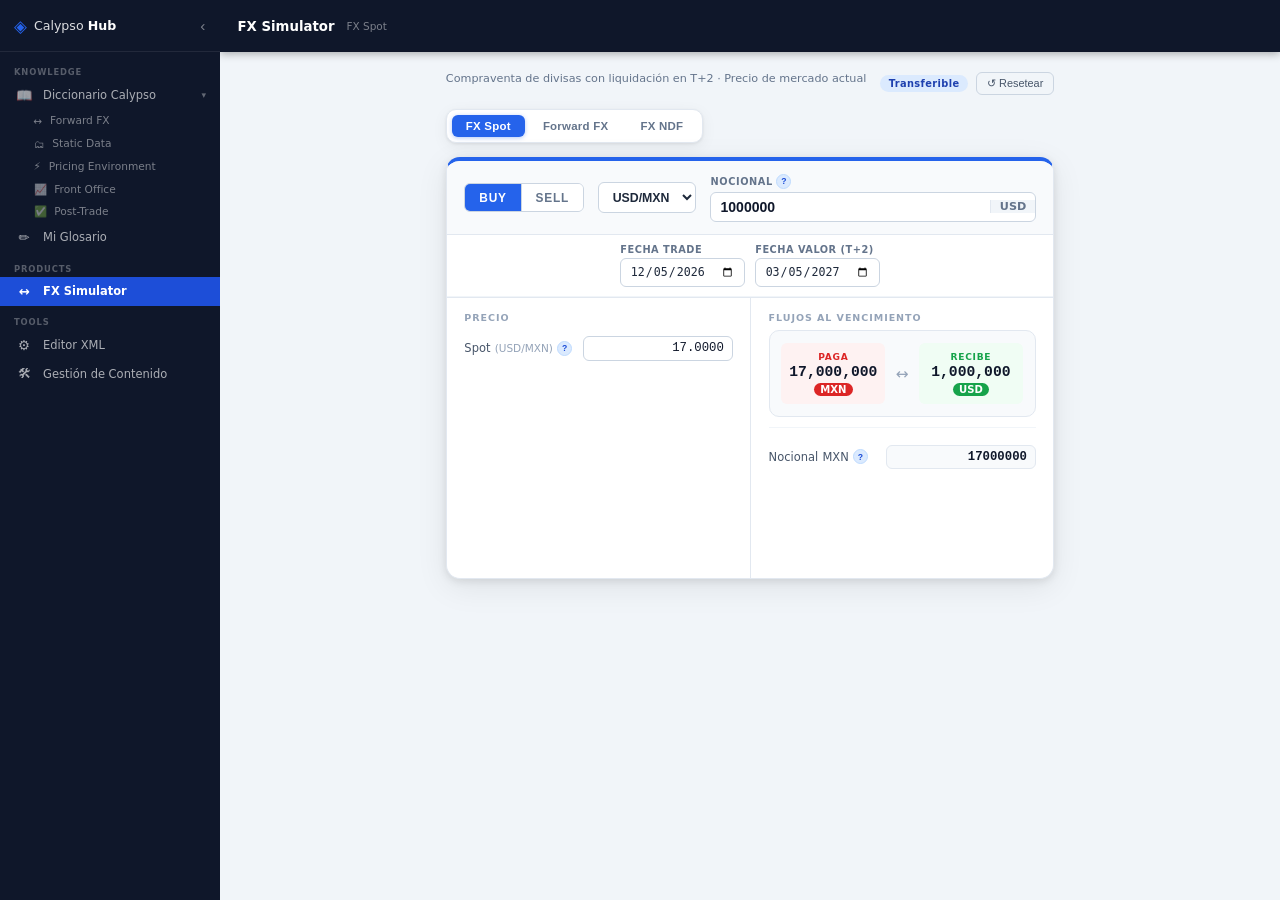
<file: index.html>
<!DOCTYPE html>
<html lang="es">
<head>
  <meta charset="UTF-8">
  <meta name="viewport" content="width=device-width, initial-scale=1.0">
  <title>FX Simulator — Calypso Knowledge Hub</title>
  <link rel="stylesheet" href="css/styles.css">
</head>
<body class="has-sidebar">

<div class="layout">

<!-- ══════════════════════════ SIDEBAR ════════════════════════════════════ -->
<aside class="sidebar" id="sidebar">
  <div class="sidebar-header">
    <div class="logo">
      <span class="logo-mark">◈</span>
      <span class="logo-name">Calypso <strong>Hub</strong></span>
    </div>
    <button class="sidebar-toggle" id="sidebar-toggle" type="button" title="Colapsar menú" aria-label="Colapsar menú">‹</button>
  </div>

  <nav class="sidebar-nav">
    <div class="nav-section">
      <span class="nav-section-label">Knowledge</span>
      <a href="dictionary.html" class="nav-item nav-item--parent" id="nav-dict-parent">
        <span class="nav-icon">📖</span>
        <span class="nav-label">Diccionario Calypso</span>
        <span class="nav-arrow">▾</span>
      </a>
      <div class="nav-sub" id="nav-dict-sub">
        <a href="dictionary.html#mod-forward_fx"          class="nav-subitem"><span class="nav-subitem-icon">↔</span><span class="nav-label">Forward FX</span></a>
        <a href="dictionary.html#mod-static_data"         class="nav-subitem"><span class="nav-subitem-icon">🗂</span><span class="nav-label">Static Data</span></a>
        <a href="dictionary.html#mod-pricing_environment" class="nav-subitem"><span class="nav-subitem-icon">⚡</span><span class="nav-label">Pricing Environment</span></a>
        <a href="dictionary.html#mod-front_office"        class="nav-subitem"><span class="nav-subitem-icon">📈</span><span class="nav-label">Front Office</span></a>
        <a href="dictionary.html#mod-post_trade"          class="nav-subitem"><span class="nav-subitem-icon">✅</span><span class="nav-label">Post-Trade</span></a>
      </div>
      <a href="glossary.html" class="nav-item">
        <span class="nav-icon">✏️</span>
        <span class="nav-label">Mi Glosario</span>
      </a>
    </div>
    <div class="nav-section">
      <span class="nav-section-label">Products</span>
      <a href="index.html" class="nav-item active">
        <span class="nav-icon">↔</span>
        <span class="nav-label">FX Simulator</span>
      </a>
    </div>
    <div class="nav-section">
      <span class="nav-section-label">Tools</span>
      <a href="xml-editor.html" class="nav-item">
        <span class="nav-icon">⚙</span>
        <span class="nav-label">Editor XML</span>
      </a>
      <a href="manage.html" class="nav-item">
        <span class="nav-icon">🛠</span>
        <span class="nav-label">Gestión de Contenido</span>
      </a>
    </div>
  </nav>
</aside>
<div class="sidebar-backdrop" id="sidebar-backdrop"></div>

<!-- ══════════════════════════ MAIN ═══════════════════════════════════════ -->
<div class="page-wrap">

<header class="page-header">
  <button class="header-toggle" id="header-toggle" type="button" aria-label="Abrir menú">☰</button>
  <h1 class="page-title" id="page-title">FX Simulator</h1>
  <p class="page-subtitle" id="page-subtitle">Forward FX · Covered Interest Rate Parity (CIP)</p>
</header>

<main class="app-main">

  <!-- Product bar -->
  <div class="product-bar">
    <div class="product-bar-info">
      <p class="product-desc" id="product-desc">
        Compraventa de divisas a precio fijado hoy para liquidación futura ·
        <strong>Covered Interest Rate Parity (CIP)</strong>
      </p>
    </div>
    <div class="product-bar-actions">
      <span class="tag tag--transferible">Transferible</span>
      <button id="btn-reset" class="btn-ghost" type="button">↺ Resetear</button>
    </div>
  </div>

  <!-- Product type selector -->
  <div class="ptype-bar" id="ptype-bar">
    <button class="ptype-btn ptype-btn--active" data-ptype="spot"    type="button">FX Spot</button>
    <button class="ptype-btn" data-ptype="forward" type="button">Forward FX</button>
    <button class="ptype-btn" data-ptype="ndf"     type="button">FX NDF</button>
  </div>

  <!-- Warning banner (oculto por defecto) -->
  <div id="warn-banner" class="warn-banner hidden" role="alert">
    <span id="warn-msg"></span>
    <button type="button" onclick="this.parentElement.classList.add('hidden')">✕</button>
  </div>

  <!-- ════════════════════════ TICKET ════════════════════════════════════ -->
  <div class="ticket ticket--buy" id="ticket">

    <!-- ── Top: dirección · par · nocional ── -->
    <div class="ticket-top">

      <div class="dir-toggle" id="dir-toggle" role="group" aria-label="Dirección">
        <button class="dir-btn dir-btn--active" data-dir="buy" type="button">BUY</button>
        <button class="dir-btn" data-dir="sell" type="button">SELL</button>
      </div>

      <select id="f-pair" class="pair-select" aria-label="Par de divisas"></select>

      <div class="notional-group">
        <label class="notional-label" for="f-notional-base">
          Nocional
          <button class="dict-btn" data-dict="nocional" type="button" aria-label="Definición">?</button>
        </label>
        <div class="notional-input-wrap">
          <input type="number" id="f-notional-base" class="notional-input"
                 min="0" step="10000" placeholder="1 000 000">
          <span class="notional-ccy dyn-label" id="lbl-base">USD</span>
        </div>
      </div>

    </div><!-- /ticket-top -->

    <!-- ── Fechas ── -->
    <div class="ticket-dates">
      <div class="date-field">
        <label for="f-trade-date" class="date-label">Fecha trade</label>
        <input type="date" id="f-trade-date" class="date-input">
      </div>

      <div class="days-separator" id="days-section">
        <span class="days-arrow">←</span>
        <div class="days-field">
          <label for="f-days" class="days-label">
            Días
            <button class="dict-btn" data-dict="dias_vencimiento" type="button" aria-label="Definición">?</button>
          </label>
          <input type="number" id="f-days" class="days-input" min="1" step="1">
        </div>
        <span class="days-arrow">→</span>
      </div>

      <div class="date-field">
        <label for="f-value-date" class="date-label" id="lbl-value-date">Fecha valor</label>
        <input type="date" id="f-value-date" class="date-input">
      </div>
    </div><!-- /ticket-dates -->

    <div class="ticket-rule"></div>

    <!-- ── Body: PRECIO | FLUJOS ── -->
    <div class="ticket-body">

      <!-- LEFT: Precio + Tasas -->
      <div class="ticket-section ticket-pricing">

        <p class="section-label">PRECIO</p>

        <div class="price-row">
          <span class="price-lbl">
            Spot
            <span class="pair-inline dyn-label" id="lbl-pair-inline">(USD/MXN)</span>
            <button class="dict-btn" data-dict="spot_rate" type="button" aria-label="Definición">?</button>
          </span>
          <input type="text" inputmode="decimal" id="f-spot" class="price-val price-val--input"
                 placeholder="0.0000">
        </div>

        <!-- Forward Points (oculto en Spot) -->
        <div class="price-row price-row--output" id="row-fwd-points">
          <span class="price-lbl">
            Fwd Points
            <button class="dict-btn" data-dict="forward_points" type="button">?</button>
          </span>
          <input type="text" id="f-fwd-points" class="price-val price-val--output"
                 placeholder="calculado">
        </div>
        <small class="solve-hint" id="hint-fwd-points"></small>

        <!-- Forward Rate (oculto en Spot) -->
        <div class="price-row price-row--output price-row--featured" id="row-fwd-rate">
          <span class="price-lbl price-lbl--featured">
            Forward Rate
            <button class="dict-btn" data-dict="forward_rate" type="button">?</button>
          </span>
          <input type="text" id="f-fwd-rate" class="price-val price-val--output price-val--featured"
                 placeholder="calculado">
        </div>
        <small class="solve-hint" id="hint-fwd-rate"></small>

        <!-- Tasas (oculto en Spot) -->
        <div id="rates-section">
          <div class="section-rule"></div>
          <p class="section-label">TASAS</p>

          <div class="price-row">
            <span class="price-lbl">
              Tasa <span class="dyn-label" id="lbl-rate-base">USD</span>
              <button class="dict-btn" data-dict="tasa_base" type="button" aria-label="Definición">?</button>
            </span>
            <div class="rate-input-wrap">
              <input type="text" inputmode="decimal" id="f-rate-base" class="price-val price-val--rate">
              <span class="rate-pct">%</span>
            </div>
          </div>

          <div class="price-row">
            <span class="price-lbl">
              Tasa <span class="dyn-label" id="lbl-rate-quote">MXN</span>
              <button class="dict-btn" data-dict="tasa_cotizada" type="button">?</button>
            </span>
            <div class="rate-input-wrap">
              <input type="text" inputmode="decimal" id="f-rate-quote" class="price-val price-val--rate">
              <span class="rate-pct">%</span>
            </div>
          </div>

          <div class="price-row">
            <span class="price-lbl">
              Convención
            </span>
            <select id="f-daycount" class="daycount-select">
              <option value="360">ACT/360</option>
              <option value="365">ACT/365</option>
            </select>
          </div>
        </div><!-- /rates-section -->

      </div><!-- /ticket-pricing -->

      <div class="ticket-vdivider"></div>

      <!-- RIGHT: Flujos -->
      <div class="ticket-section ticket-flows">

        <p class="section-label">FLUJOS AL VENCIMIENTO</p>

        <div class="cashflow-visual">
          <div class="cf-leg cf-leg--pay">
            <span class="cf-dir">PAGA</span>
            <span class="cf-amount" id="cf-pay-amount">—</span>
            <span class="cf-ccy"   id="cf-pay-ccy">—</span>
          </div>
          <span class="cf-arrow">↔</span>
          <div class="cf-leg cf-leg--recv">
            <span class="cf-dir">RECIBE</span>
            <span class="cf-amount" id="cf-recv-amount">—</span>
            <span class="cf-ccy"   id="cf-recv-ccy">—</span>
          </div>
        </div>

        <div class="section-rule"></div>

        <div class="price-row price-row--output">
          <span class="price-lbl">
            Nocional <span class="dyn-label" id="lbl-quote">MXN</span>
            <button class="dict-btn" data-dict="nocional_cotizada" type="button">?</button>
          </span>
          <input type="text" id="f-notional-quote" class="price-val price-val--output"
                 placeholder="calculado">
        </div>
        <small class="solve-hint" id="hint-notional-quote"></small>

      </div><!-- /ticket-flows -->

    </div><!-- /ticket-body -->
  </div><!-- /ticket -->

  <!-- ════════════════════════ NDF CARD ════════════════════════════════ -->
  <div class="ndf-card hidden" id="ndf-card">
    <div class="ndf-header">
      <span class="ndf-title">LIQUIDACIÓN NDF</span>
      <span class="ndf-note">
        Sin intercambio de nocionales · Solo se liquida la diferencia al tipo de fixing
      </span>
    </div>
    <div class="ndf-body">

      <div class="ndf-field">
        <label for="f-fixing-date" class="ndf-label">
          Fecha de fixing
          <button class="dict-btn" data-dict="fixing_date" type="button" aria-label="Definición">?</button>
        </label>
        <input type="date" id="f-fixing-date" class="date-input">
      </div>

      <div class="ndf-field">
        <label for="f-spot-fixing" class="ndf-label">
          Spot de fixing (<span class="dyn-label" id="lbl-ndf-pair">USD/MXN</span>)
        </label>
        <input type="text" inputmode="decimal" id="f-spot-fixing" class="price-val price-val--input"
               placeholder="0.0000" style="width:100%; text-align:left;">
      </div>

      <div class="ndf-field">
        <label class="ndf-label">
          Settlement (<span class="dyn-label" id="lbl-settle-ccy">USD</span>)
          <button class="dict-btn" data-dict="settlement_ndf" type="button">?</button>
        </label>
        <div class="ndf-settlement" id="ndf-settlement">—</div>
        <small style="font-size:.7rem;color:var(--gray-400);margin-top:.2rem;" id="ndf-settlement-detail"></small>
      </div>

    </div>
  </div><!-- /ndf-card -->

  <!-- ════════════════════════ MTM ══════════════════════════════════════ -->
  <div class="mtm-card" id="mtm-card">
    <div class="mtm-header">
      <span class="mtm-title">VALORACIÓN MTM</span>
      <span class="mtm-note">
        Al inicio NPV = 0 (precio justo) · Mueve el spot de mercado para simular cambios
      </span>
    </div>
    <div class="mtm-body">

      <div class="mtm-field">
        <label for="f-spot-market" class="mtm-label">
          Spot mercado actual
          <button class="dict-btn" data-dict="spot_mercado" type="button">?</button>
        </label>
        <input type="text" inputmode="decimal" id="f-spot-market" class="price-val price-val--output"
               placeholder="0.0000">
      </div>

      <div class="mtm-field">
        <label for="f-npv" class="mtm-label">
          NPV (<span class="dyn-label" id="lbl-npv-ccy">MXN</span>)
          <button class="dict-btn" data-dict="npv" type="button">?</button>
        </label>
        <input type="text" id="f-npv" class="price-val price-val--output"
               placeholder="calculado">
        <small class="solve-hint" id="hint-npv"></small>
      </div>

    </div>
  </div>

  <!-- ════════════════════════ FÓRMULA ══════════════════════════════════ -->
  <div class="formula-card" id="formula-card">
    <span class="formula-title">
      FÓRMULA CIP
      <button class="dict-btn" data-dict="covered_interest_parity" type="button">?</button>
    </span>
    <div class="formula-symbolic" id="formula-symbolic"></div>
    <div class="formula-numeric"  id="formula-numeric"></div>
  </div>

</main>
</div><!-- /page-wrap -->
</div><!-- /layout -->

<!-- ════════════════════════ TOOLTIP DICCIONARIO ══════════════════════ -->
<div id="dict-tooltip" class="dict-tooltip hidden" role="tooltip" aria-hidden="true">
  <button class="tooltip-close" id="tooltip-close" type="button" aria-label="Cerrar">✕</button>
  <div class="tooltip-term-row">
    <span class="tooltip-term" id="tt-term"></span>
    <span class="tooltip-cat"  id="tt-cat"></span>
  </div>
  <p class="tooltip-def" id="tt-def"></p>
  <div class="tooltip-detail" id="tt-formula-row">
    <span class="tooltip-detail-label">Fórmula:</span>
    <code id="tt-formula"></code>
  </div>
  <div class="tooltip-detail" id="tt-origin-row">
    <span class="tooltip-detail-label">Origen:</span>
    <span id="tt-origin"></span>
  </div>
  <div class="tooltip-detail tooltip-detail--live" id="tt-live-row">
    <span class="tooltip-detail-label">Con tus valores actuales:</span>
    <code id="tt-live"></code>
  </div>
</div>

<script src="js/data-service.js"></script>
<script src="js/engine.js"></script>
<script src="js/dictionary.js"></script>
<script src="js/loader.js"></script>
<script src="js/ui.js"></script>
<script>
  (function() {
    const sidebar      = document.getElementById('sidebar');
    const toggleBtn    = document.getElementById('sidebar-toggle');
    const headerToggle = document.getElementById('header-toggle');
    function setSidebarCollapsed(c) {
      sidebar.classList.toggle('sidebar--collapsed', c);
      document.getElementById('sidebar-backdrop').classList.toggle('visible', !c);
      toggleBtn.textContent = c ? '›' : '‹';
      toggleBtn.title = c ? 'Expandir menú' : 'Colapsar menú';
      localStorage.setItem('sidebar_collapsed', c ? '1' : '0');
    }
    const _stored = localStorage.getItem('sidebar_collapsed');
    setSidebarCollapsed(_stored !== null ? _stored === '1' : window.innerWidth <= 768);
    toggleBtn.addEventListener('click',    () => setSidebarCollapsed(!sidebar.classList.contains('sidebar--collapsed')));
    headerToggle.addEventListener('click', () => setSidebarCollapsed(!sidebar.classList.contains('sidebar--collapsed')));
    document.getElementById('sidebar-backdrop').addEventListener('click', () => setSidebarCollapsed(true));

    /* Sub-menú del diccionario */
    const dictParent = document.getElementById('nav-dict-parent');
    const dictSub    = document.getElementById('nav-dict-sub');
    function setSubCollapsed(c) {
      dictSub.classList.toggle('nav-sub--collapsed', c);
      dictParent.classList.toggle('collapsed', c);
      localStorage.setItem('dict_sub_collapsed', c ? '1' : '0');
    }
    setSubCollapsed(localStorage.getItem('dict_sub_collapsed') === '1');
    dictParent.addEventListener('click', (e) => {
      if (e.target.closest('a') === dictParent) {
        e.preventDefault();
        setSubCollapsed(!dictSub.classList.contains('nav-sub--collapsed'));
      }
    });
  })();
</script>
</body>
</html>
</file>
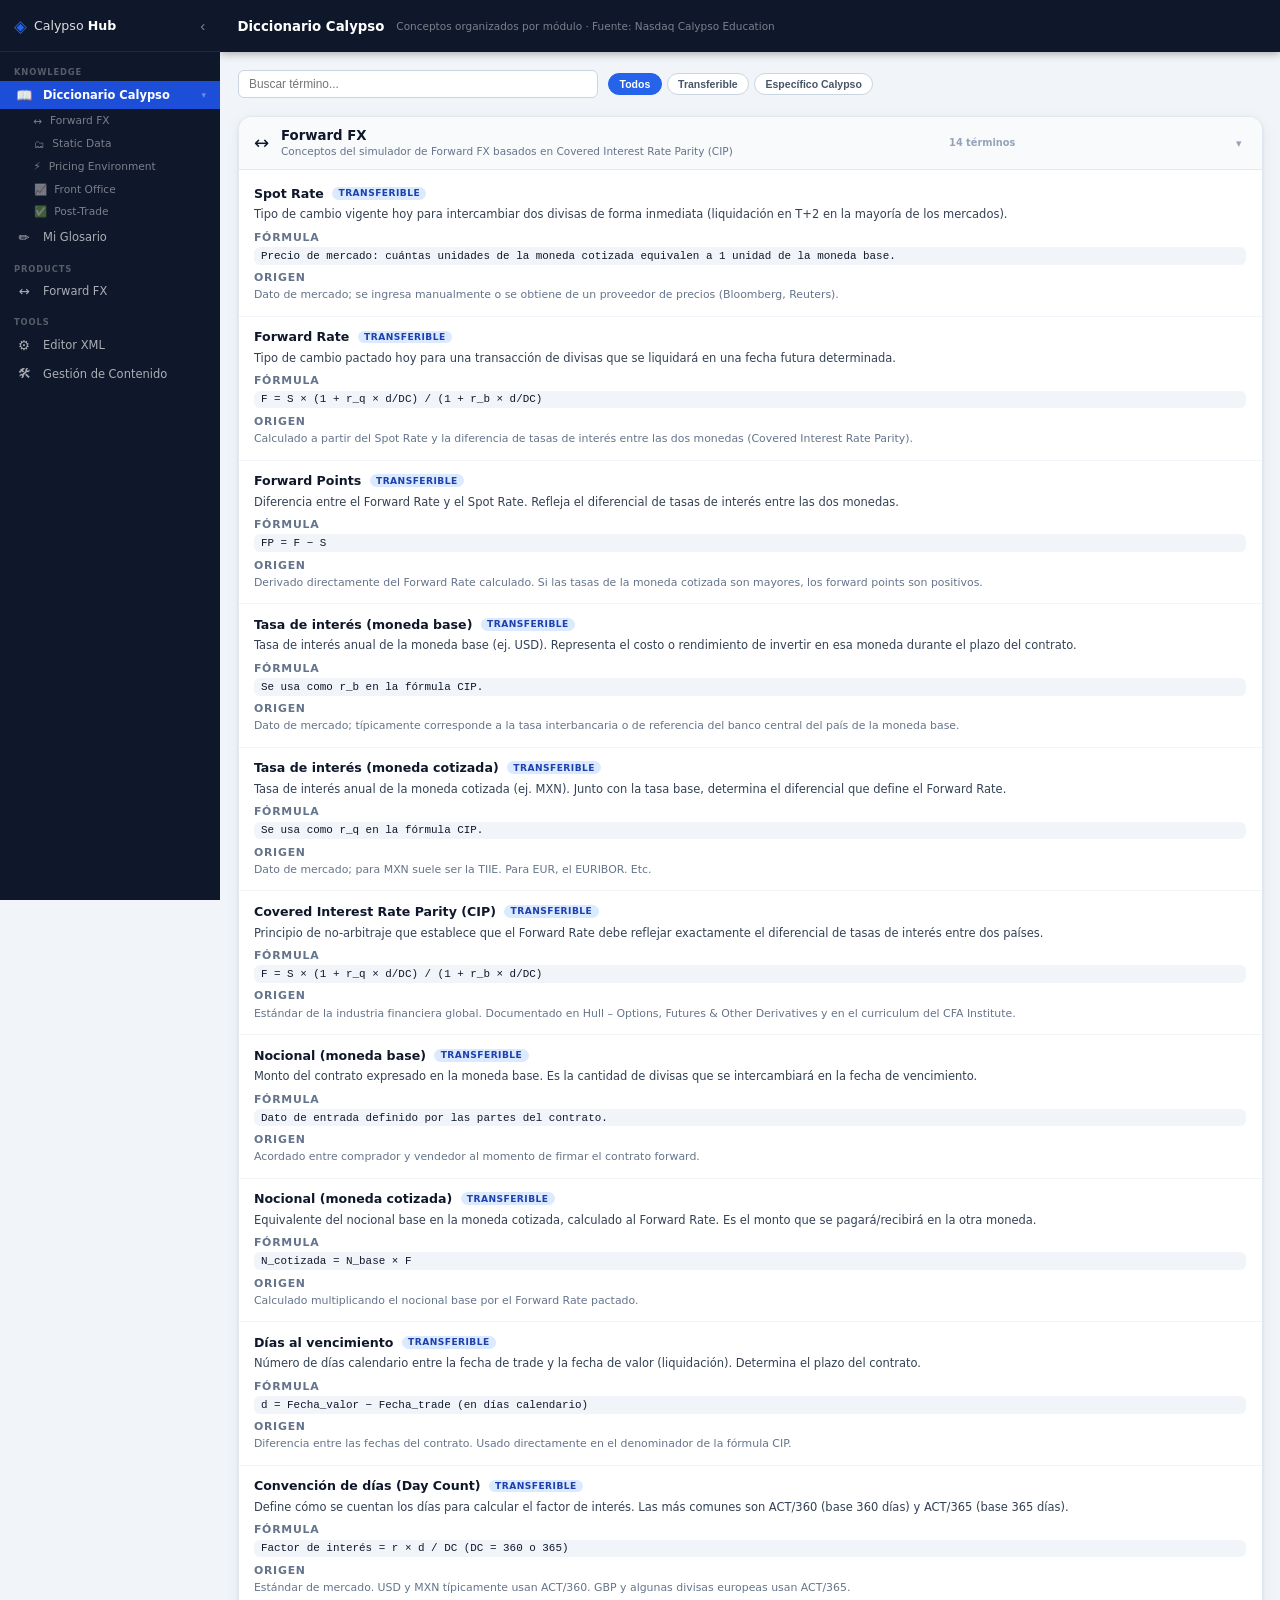
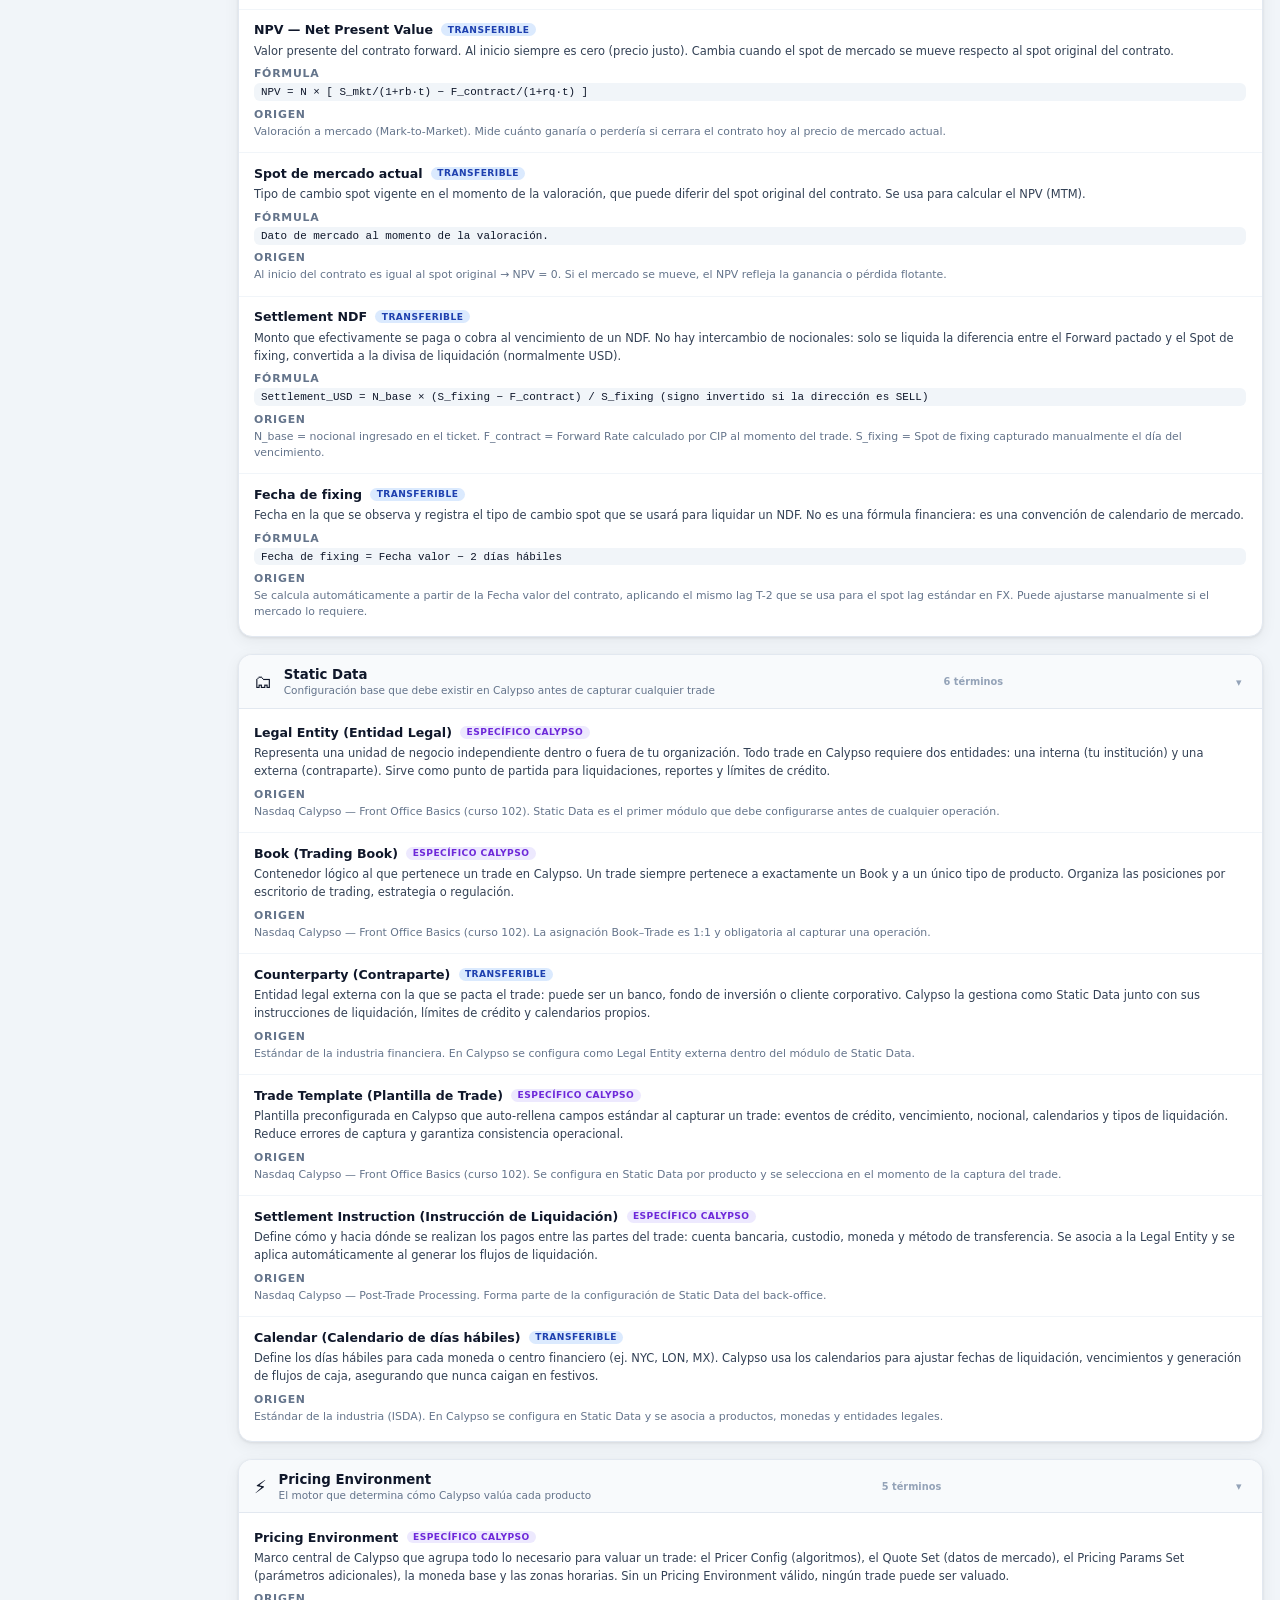
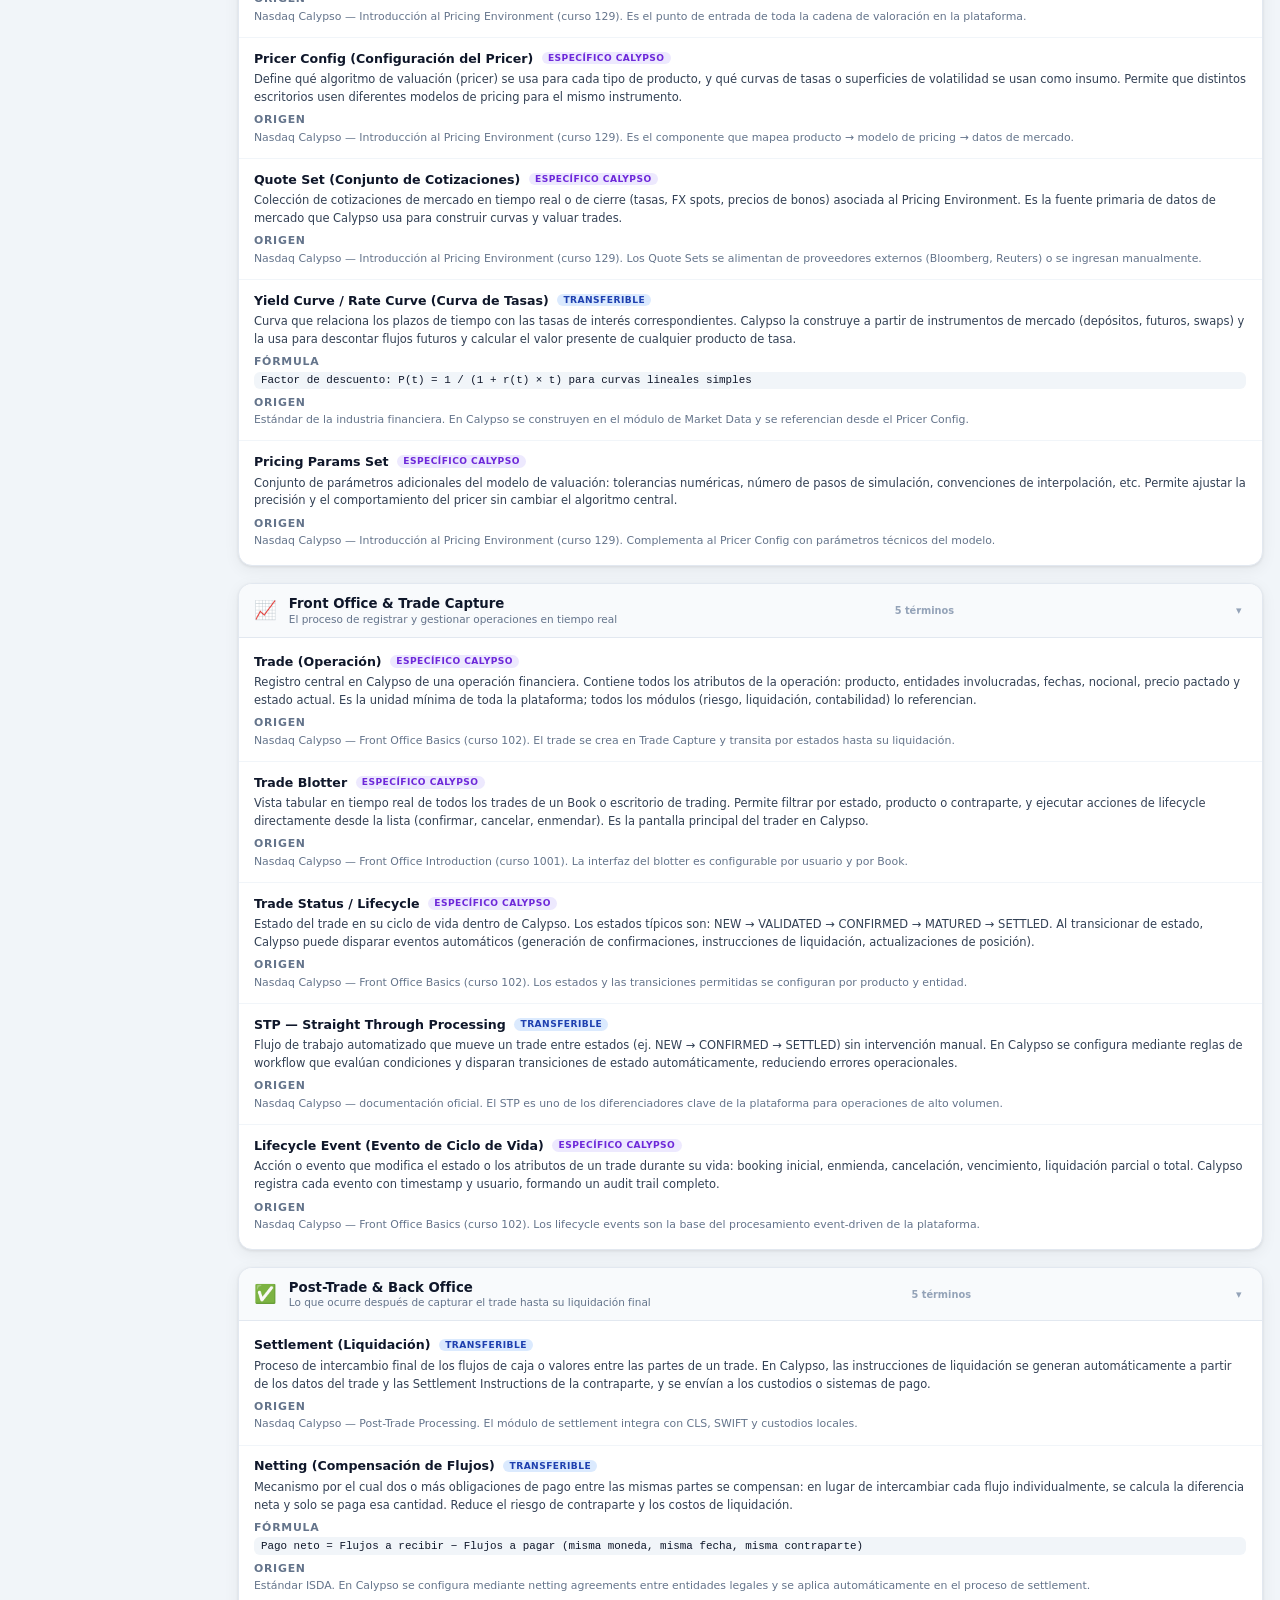
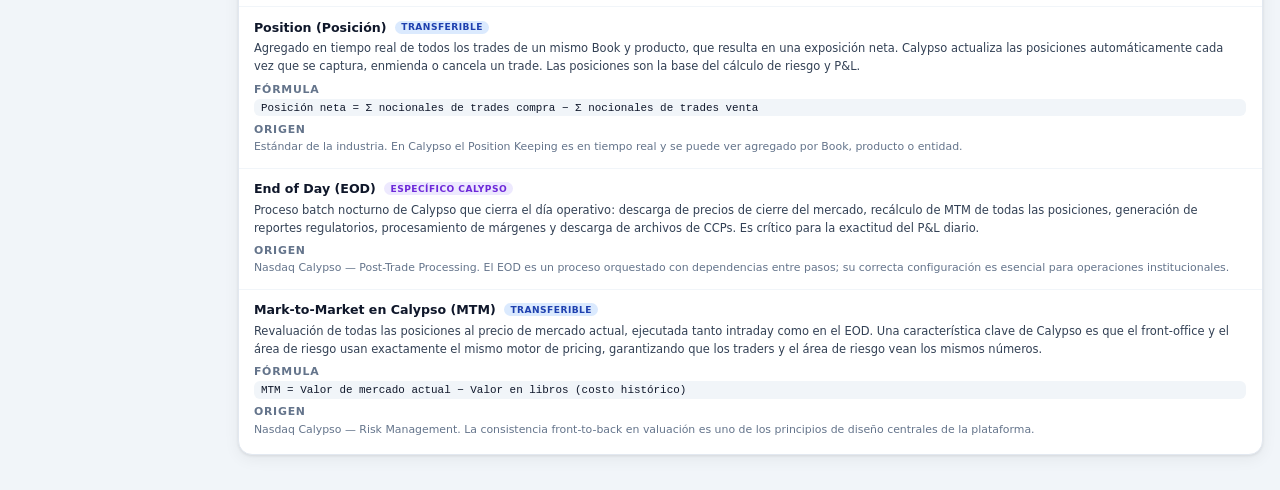
<file: dictionary.html>
<!DOCTYPE html>
<html lang="es">
<head>
  <meta charset="UTF-8">
  <meta name="viewport" content="width=device-width, initial-scale=1.0">
  <title>Diccionario Calypso — Knowledge Hub</title>
  <link rel="stylesheet" href="css/styles.css">
</head>
<body class="has-sidebar">

<div class="layout">

  <!-- ══════════════════════════ SIDEBAR ════════════════════════════════════ -->
  <aside class="sidebar" id="sidebar">
    <div class="sidebar-header">
      <div class="logo">
        <span class="logo-mark">◈</span>
        <span class="logo-name">Calypso <strong>Hub</strong></span>
      </div>
      <button class="sidebar-toggle" id="sidebar-toggle" type="button" title="Colapsar menú" aria-label="Colapsar menú">‹</button>
    </div>

    <nav class="sidebar-nav">
      <div class="nav-section">
        <span class="nav-section-label">Knowledge</span>

        <!-- Diccionario Calypso + sub-items de módulos -->
        <a href="dictionary.html" class="nav-item nav-item--parent active" id="nav-dict-parent">
          <span class="nav-icon">📖</span>
          <span class="nav-label">Diccionario Calypso</span>
          <span class="nav-arrow">▾</span>
        </a>
        <div class="nav-sub" id="nav-dict-sub">
          <a href="dictionary.html#mod-forward_fx"          class="nav-subitem"><span class="nav-subitem-icon">↔</span><span class="nav-label">Forward FX</span></a>
          <a href="dictionary.html#mod-static_data"         class="nav-subitem"><span class="nav-subitem-icon">🗂</span><span class="nav-label">Static Data</span></a>
          <a href="dictionary.html#mod-pricing_environment" class="nav-subitem"><span class="nav-subitem-icon">⚡</span><span class="nav-label">Pricing Environment</span></a>
          <a href="dictionary.html#mod-front_office"        class="nav-subitem"><span class="nav-subitem-icon">📈</span><span class="nav-label">Front Office</span></a>
          <a href="dictionary.html#mod-post_trade"          class="nav-subitem"><span class="nav-subitem-icon">✅</span><span class="nav-label">Post-Trade</span></a>
        </div>

        <a href="glossary.html" class="nav-item">
          <span class="nav-icon">✏️</span>
          <span class="nav-label">Mi Glosario</span>
        </a>
      </div>

      <div class="nav-section">
        <span class="nav-section-label">Products</span>
        <a href="index.html" class="nav-item">
          <span class="nav-icon">↔</span>
          <span class="nav-label">Forward FX</span>
        </a>
      </div>

      <div class="nav-section">
        <span class="nav-section-label">Tools</span>
        <a href="xml-editor.html" class="nav-item">
          <span class="nav-icon">⚙</span>
          <span class="nav-label">Editor XML</span>
        </a>
        <a href="manage.html" class="nav-item">
          <span class="nav-icon">🛠</span>
          <span class="nav-label">Gestión de Contenido</span>
        </a>
      </div>
    </nav>
  </aside>
  <div class="sidebar-backdrop" id="sidebar-backdrop"></div>

  <!-- ══════════════════════════ MAIN ═══════════════════════════════════════ -->
  <div class="page-wrap">

    <header class="page-header">
      <button class="header-toggle" id="header-toggle" type="button" aria-label="Abrir menú">☰</button>
      <h1 class="page-title">Diccionario Calypso</h1>
      <p class="page-subtitle">Conceptos organizados por módulo · Fuente: Nasdaq Calypso Education</p>
    </header>

    <main class="page-main">

      <!-- Buscador -->
      <div class="dict-search-wrap">
        <input type="search" id="dict-search" class="dict-search"
               placeholder="Buscar término..." autocomplete="off">
        <div class="dict-filter-wrap">
          <button class="filter-btn active" data-filter="all" type="button">Todos</button>
          <button class="filter-btn" data-filter="transferible" type="button">Transferible</button>
          <button class="filter-btn" data-filter="especifico_calypso" type="button">Específico Calypso</button>
        </div>
      </div>

      <!-- Módulos del diccionario (generados por JS) -->
      <div id="dict-modules"></div>

      <p id="dict-empty" class="dict-empty hidden">No se encontraron términos para esa búsqueda.</p>

    </main>
  </div>
</div>

<!-- ════════════════════════ TOOLTIP DICCIONARIO ══════════════════════════ -->
<div id="dict-tooltip" class="dict-tooltip hidden" role="tooltip" aria-hidden="true">
  <button class="tooltip-close" id="tooltip-close" type="button" aria-label="Cerrar">✕</button>
  <div class="tooltip-term-row">
    <span class="tooltip-term" id="tt-term"></span>
    <span class="tooltip-cat"  id="tt-cat"></span>
  </div>
  <p class="tooltip-def" id="tt-def"></p>
  <div class="tooltip-detail" id="tt-formula-row">
    <span class="tooltip-detail-label">Fórmula:</span>
    <code id="tt-formula"></code>
  </div>
  <div class="tooltip-detail" id="tt-origin-row">
    <span class="tooltip-detail-label">Origen:</span>
    <span id="tt-origin"></span>
  </div>
</div>

<script src="js/data-service.js"></script>
<script src="js/dictionary.js"></script>
<script>
(async () => {
  /* ── Sidebar toggle ─────────────────────────────────────────────────────── */
  const sidebar      = document.getElementById('sidebar');
  const toggleBtn    = document.getElementById('sidebar-toggle');
  const headerToggle = document.getElementById('header-toggle');

  function setSidebarCollapsed(collapsed) {
    sidebar.classList.toggle('sidebar--collapsed', collapsed);
    document.getElementById('sidebar-backdrop').classList.toggle('visible', !collapsed);
    toggleBtn.textContent = collapsed ? '›' : '‹';
    toggleBtn.title = collapsed ? 'Expandir menú' : 'Colapsar menú';
    localStorage.setItem('sidebar_collapsed', collapsed ? '1' : '0');
  }

  const _stored = localStorage.getItem('sidebar_collapsed');
  setSidebarCollapsed(_stored !== null ? _stored === '1' : window.innerWidth <= 768);
  toggleBtn.addEventListener('click',    () => setSidebarCollapsed(!sidebar.classList.contains('sidebar--collapsed')));
  headerToggle.addEventListener('click', () => setSidebarCollapsed(!sidebar.classList.contains('sidebar--collapsed')));
  document.getElementById('sidebar-backdrop').addEventListener('click', () => setSidebarCollapsed(true));

  /* ── Sub-menú del diccionario en sidebar ────────────────────────────────── */
  const dictParent = document.getElementById('nav-dict-parent');
  const dictSub    = document.getElementById('nav-dict-sub');

  function setSubCollapsed(collapsed) {
    dictSub.classList.toggle('nav-sub--collapsed', collapsed);
    dictParent.classList.toggle('collapsed', collapsed);
    localStorage.setItem('dict_sub_collapsed', collapsed ? '1' : '0');
  }

  setSubCollapsed(localStorage.getItem('dict_sub_collapsed') === '1');
  dictParent.addEventListener('click', (e) => {
    if (e.target.closest('a') === dictParent) {
      e.preventDefault();
      setSubCollapsed(!dictSub.classList.contains('nav-sub--collapsed'));
    }
  });

  /* Resaltar sub-item activo según anchor */
  const hash = location.hash;
  if (hash) {
    dictSub.querySelectorAll('.nav-subitem').forEach(a => {
      if (a.getAttribute('href').endsWith(hash)) a.classList.add('active');
    });
  }

  /* ── Módulos del diccionario ────────────────────────────────────────────── */
  const MODULE_LABELS = {
    forward_fx:          { label: 'Forward FX',                   icon: '↔',  desc: 'Conceptos del simulador de Forward FX basados en Covered Interest Rate Parity (CIP)' },
    static_data:         { label: 'Static Data',                  icon: '🗂', desc: 'Configuración base que debe existir en Calypso antes de capturar cualquier trade' },
    pricing_environment: { label: 'Pricing Environment',          icon: '⚡', desc: 'El motor que determina cómo Calypso valúa cada producto' },
    front_office:        { label: 'Front Office & Trade Capture', icon: '📈', desc: 'El proceso de registrar y gestionar operaciones en tiempo real' },
    post_trade:          { label: 'Post-Trade & Back Office',     icon: '✅', desc: 'Lo que ocurre después de capturar el trade hasta su liquidación final' },
  };

  /* Estado de colapso de módulos (persistido en localStorage) */
  function getModuleCollapsed(key) {
    return localStorage.getItem('dict_mod_' + key) === '1';
  }
  function setModuleCollapsed(key, collapsed) {
    localStorage.setItem('dict_mod_' + key, collapsed ? '1' : '0');
  }

  const data = await DataService.getDictionary();
  renderModules(data);
  Dictionary.init();

  /* Scroll al módulo si hay anchor en la URL */
  if (location.hash) {
    const target = document.querySelector(location.hash);
    if (target) setTimeout(() => target.scrollIntoView({ behavior: 'smooth', block: 'start' }), 100);
  }

  /* ── Renderizado ─────────────────────────────────────────────────────────── */
  function renderModules(data, searchTerm = '', filterCat = 'all') {
    const container = document.getElementById('dict-modules');
    const emptyMsg  = document.getElementById('dict-empty');
    container.innerHTML = '';

    const q = searchTerm.toLowerCase().trim();
    let totalVisible = 0;

    for (const moduleKey of Object.keys(data)) {
      if (moduleKey === '_meta') continue;
      const module = data[moduleKey];
      const meta   = MODULE_LABELS[moduleKey] || { label: moduleKey, icon: '📄', desc: '' };

      const entries = Object.entries(module).filter(([k, v]) => {
        if (k.startsWith('_')) return false;
        if (filterCat !== 'all' && v.categoria !== filterCat) return false;
        if (q && !v.termino.toLowerCase().includes(q) && !v.definicion.toLowerCase().includes(q)) return false;
        return true;
      });

      if (entries.length === 0) continue;
      totalVisible += entries.length;

      const isCollapsed = q ? false : getModuleCollapsed(moduleKey);

      const section = document.createElement('section');
      section.className = 'dict-module' + (isCollapsed ? ' collapsed' : '');
      section.id = 'mod-' + moduleKey;

      section.innerHTML = `
        <div class="dict-module-header">
          <span class="dict-module-icon">${meta.icon}</span>
          <div>
            <h2 class="dict-module-title">${meta.label}</h2>
            <p class="dict-module-desc">${meta.desc}</p>
          </div>
          <span class="dict-module-count">${entries.length} término${entries.length !== 1 ? 's' : ''}</span>
          <button class="dict-module-toggle" data-module="${moduleKey}" type="button"
                  title="${isCollapsed ? 'Expandir' : 'Colapsar'}" aria-expanded="${!isCollapsed}">
            ${isCollapsed ? '▸' : '▾'}
          </button>
        </div>
        <div class="dict-module-entries">
          <div class="dict-entries">
            ${entries.map(([key, entry]) => renderEntry(key, entry)).join('')}
          </div>
        </div>
      `;

      section.querySelector('.dict-module-toggle').addEventListener('click', (e) => {
        const key = e.currentTarget.dataset.module;
        const collapsed = !section.classList.contains('collapsed');
        section.classList.toggle('collapsed', collapsed);
        e.currentTarget.textContent = collapsed ? '▸' : '▾';
        e.currentTarget.title = collapsed ? 'Expandir' : 'Colapsar';
        e.currentTarget.setAttribute('aria-expanded', String(!collapsed));
        setModuleCollapsed(key, collapsed);
      });

      container.appendChild(section);
    }

    emptyMsg.classList.toggle('hidden', totalVisible > 0);
  }

  function renderEntry(key, entry) {
    const catLabel = entry.categoria === 'transferible' ? 'Transferible' : 'Específico Calypso';
    const catClass = 'tooltip-cat--' + entry.categoria;
    const formula  = entry.formula
      ? `<div class="entry-detail"><span class="entry-detail-label">Fórmula</span><code>${entry.formula}</code></div>`
      : '';
    const origen   = entry.origen
      ? `<div class="entry-detail"><span class="entry-detail-label">Origen</span><span>${entry.origen}</span></div>`
      : '';
    return `
      <div class="dict-entry" data-key="${key}" data-cat="${entry.categoria}">
        <div class="entry-header">
          <span class="entry-term">${entry.termino}</span>
          <span class="tooltip-cat ${catClass}">${catLabel}</span>
        </div>
        <p class="entry-def">${entry.definicion}</p>
        ${formula}${origen}
      </div>
    `;
  }

  /* ── Búsqueda y filtros ─────────────────────────────────────────────────── */
  let currentFilter = 'all';

  document.getElementById('dict-search').addEventListener('input', (e) => {
    renderModules(data, e.target.value, currentFilter);
  });

  document.querySelectorAll('.filter-btn').forEach(btn => {
    btn.addEventListener('click', () => {
      document.querySelectorAll('.filter-btn').forEach(b => b.classList.remove('active'));
      btn.classList.add('active');
      currentFilter = btn.dataset.filter;
      renderModules(data, document.getElementById('dict-search').value, currentFilter);
    });
  });
})();
</script>
</body>
</html>
</file>
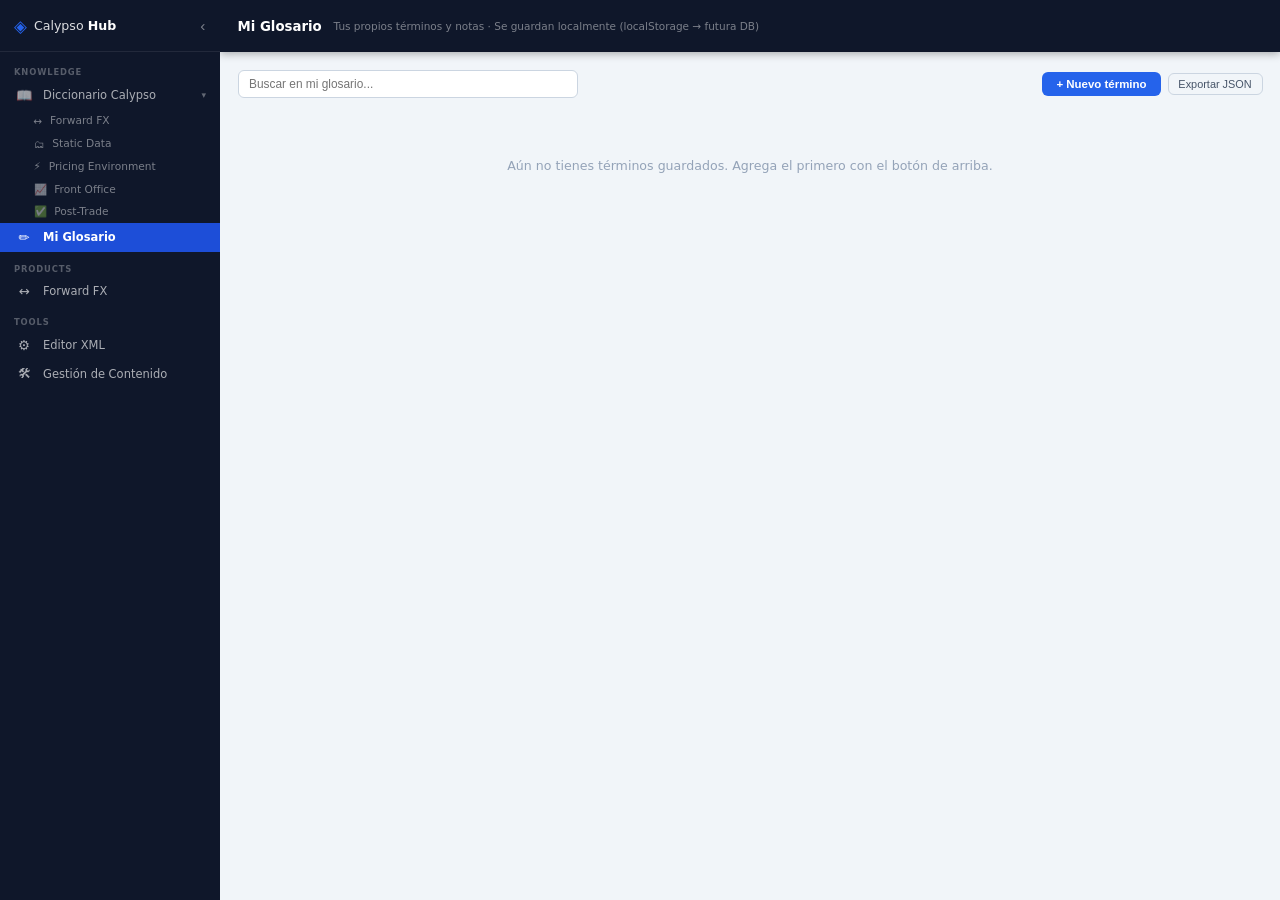
<file: glossary.html>
<!DOCTYPE html>
<html lang="es">
<head>
  <meta charset="UTF-8">
  <meta name="viewport" content="width=device-width, initial-scale=1.0">
  <title>Mi Glosario — Calypso Knowledge Hub</title>
  <link rel="stylesheet" href="css/styles.css">
</head>
<body class="has-sidebar">

<div class="layout">

  <!-- ══════════════════════════ SIDEBAR ════════════════════════════════════ -->
  <aside class="sidebar" id="sidebar">
    <div class="sidebar-header">
      <div class="logo">
        <span class="logo-mark">◈</span>
        <span class="logo-name">Calypso <strong>Hub</strong></span>
      </div>
      <button class="sidebar-toggle" id="sidebar-toggle" type="button" title="Colapsar menú" aria-label="Colapsar menú">‹</button>
    </div>

    <nav class="sidebar-nav">
      <div class="nav-section">
        <span class="nav-section-label">Knowledge</span>
        <a href="dictionary.html" class="nav-item nav-item--parent" id="nav-dict-parent">
          <span class="nav-icon">📖</span>
          <span class="nav-label">Diccionario Calypso</span>
          <span class="nav-arrow">▾</span>
        </a>
        <div class="nav-sub" id="nav-dict-sub">
          <a href="dictionary.html#mod-forward_fx"          class="nav-subitem"><span class="nav-subitem-icon">↔</span><span class="nav-label">Forward FX</span></a>
          <a href="dictionary.html#mod-static_data"         class="nav-subitem"><span class="nav-subitem-icon">🗂</span><span class="nav-label">Static Data</span></a>
          <a href="dictionary.html#mod-pricing_environment" class="nav-subitem"><span class="nav-subitem-icon">⚡</span><span class="nav-label">Pricing Environment</span></a>
          <a href="dictionary.html#mod-front_office"        class="nav-subitem"><span class="nav-subitem-icon">📈</span><span class="nav-label">Front Office</span></a>
          <a href="dictionary.html#mod-post_trade"          class="nav-subitem"><span class="nav-subitem-icon">✅</span><span class="nav-label">Post-Trade</span></a>
        </div>
        <a href="glossary.html" class="nav-item active">
          <span class="nav-icon">✏️</span>
          <span class="nav-label">Mi Glosario</span>
        </a>
      </div>
      <div class="nav-section">
        <span class="nav-section-label">Products</span>
        <a href="index.html" class="nav-item">
          <span class="nav-icon">↔</span>
          <span class="nav-label">Forward FX</span>
        </a>
      </div>
      <div class="nav-section">
        <span class="nav-section-label">Tools</span>
        <a href="xml-editor.html" class="nav-item">
          <span class="nav-icon">⚙</span>
          <span class="nav-label">Editor XML</span>
        </a>
        <a href="manage.html" class="nav-item">
          <span class="nav-icon">🛠</span>
          <span class="nav-label">Gestión de Contenido</span>
        </a>
      </div>
    </nav>
  </aside>
  <div class="sidebar-backdrop" id="sidebar-backdrop"></div>

  <!-- ══════════════════════════ MAIN ═══════════════════════════════════════ -->
  <div class="page-wrap">

    <header class="page-header">
      <button class="header-toggle" id="header-toggle" type="button" aria-label="Abrir menú">☰</button>
      <h1 class="page-title">Mi Glosario</h1>
      <p class="page-subtitle">Tus propios términos y notas · Se guardan localmente (localStorage → futura DB)</p>
    </header>

    <main class="page-main">

      <!-- Toolbar -->
      <div class="glos-toolbar">
        <input type="search" id="glos-search" class="dict-search" placeholder="Buscar en mi glosario..." autocomplete="off" style="flex:1; max-width:340px;">
        <div style="display:flex; gap:.5rem; align-items:center; flex-wrap:wrap;">
          <button id="btn-new-entry" class="btn-primary" type="button">+ Nuevo término</button>
          <button id="btn-export" class="btn-ghost" type="button">Exportar JSON</button>
        </div>
      </div>

      <!-- Lista de entradas -->
      <div id="glos-list"></div>
      <p id="glos-empty" class="dict-empty hidden">Aún no tienes términos guardados. Agrega el primero con el botón de arriba.</p>

      <!-- Formulario (modal inline) -->
      <div id="glos-modal" class="glos-modal hidden" role="dialog" aria-modal="true" aria-labelledby="modal-title">
        <div class="glos-modal-box">
          <div class="glos-modal-header">
            <h2 class="glos-modal-title" id="modal-title">Nuevo término</h2>
            <button id="btn-modal-close" class="tooltip-close" type="button" aria-label="Cerrar">✕</button>
          </div>

          <form id="glos-form" novalidate>
            <input type="hidden" id="f-id">

            <div class="form-field">
              <label class="form-label" for="f-termino">Término <span class="form-required">*</span></label>
              <input type="text" id="f-termino" class="form-input" placeholder="ej. Greeks, VaR, CCP..." required>
            </div>

            <div class="form-field">
              <label class="form-label" for="f-definicion">Definición <span class="form-required">*</span></label>
              <textarea id="f-definicion" class="form-textarea" rows="3"
                        placeholder="Explica el concepto con tus propias palabras..." required></textarea>
            </div>

            <div class="form-field">
              <label class="form-label" for="f-formula">Fórmula <span class="form-optional">(opcional)</span></label>
              <input type="text" id="f-formula" class="form-input" placeholder="ej. Delta = ∂V/∂S">
            </div>

            <div class="form-field">
              <label class="form-label" for="f-origen">Origen / Fuente <span class="form-optional">(opcional)</span></label>
              <input type="text" id="f-origen" class="form-input" placeholder="ej. Hull Cap. 5, curso Calypso 102...">
            </div>

            <div class="form-field">
              <label class="form-label" for="f-categoria">Categoría</label>
              <select id="f-categoria" class="form-select">
                <option value="personal">Personal</option>
                <option value="transferible">Transferible</option>
                <option value="especifico_calypso">Específico Calypso</option>
              </select>
            </div>

            <p class="form-error hidden" id="form-error">Completa los campos requeridos.</p>

            <div class="form-actions">
              <button type="button" id="btn-cancel" class="btn-ghost">Cancelar</button>
              <button type="submit" class="btn-primary">Guardar</button>
            </div>
          </form>
        </div>
      </div>

    </main>
  </div>
</div>

<!-- ════════════════ TOOLTIP DICCIONARIO (reutilizado) ════════════════════ -->
<div id="dict-tooltip" class="dict-tooltip hidden" role="tooltip" aria-hidden="true">
  <button class="tooltip-close" id="tooltip-close" type="button" aria-label="Cerrar">✕</button>
  <div class="tooltip-term-row">
    <span class="tooltip-term" id="tt-term"></span>
    <span class="tooltip-cat"  id="tt-cat"></span>
  </div>
  <p class="tooltip-def" id="tt-def"></p>
  <div class="tooltip-detail" id="tt-formula-row">
    <span class="tooltip-detail-label">Fórmula:</span>
    <code id="tt-formula"></code>
  </div>
  <div class="tooltip-detail" id="tt-origin-row">
    <span class="tooltip-detail-label">Origen:</span>
    <span id="tt-origin"></span>
  </div>
</div>

<script src="js/data-service.js"></script>
<script src="js/dictionary.js"></script>
<script>
(async () => {
  /* ── Sidebar toggle ─────────────────────────────────────────────────────── */
  const sidebar      = document.getElementById('sidebar');
  const toggleBtn    = document.getElementById('sidebar-toggle');
  const headerToggle = document.getElementById('header-toggle');

  function setSidebarCollapsed(collapsed) {
    sidebar.classList.toggle('sidebar--collapsed', collapsed);
    document.getElementById('sidebar-backdrop').classList.toggle('visible', !collapsed);
    toggleBtn.textContent = collapsed ? '›' : '‹';
    toggleBtn.title = collapsed ? 'Expandir menú' : 'Colapsar menú';
    localStorage.setItem('sidebar_collapsed', collapsed ? '1' : '0');
  }

  const _stored = localStorage.getItem('sidebar_collapsed');
  setSidebarCollapsed(_stored !== null ? _stored === '1' : window.innerWidth <= 768);
  toggleBtn.addEventListener('click',    () => setSidebarCollapsed(!sidebar.classList.contains('sidebar--collapsed')));
  headerToggle.addEventListener('click', () => setSidebarCollapsed(!sidebar.classList.contains('sidebar--collapsed')));
  document.getElementById('sidebar-backdrop').addEventListener('click', () => setSidebarCollapsed(true));

  /* ── Sub-menú del diccionario en sidebar ────────────────────────────────── */
  const dictParent = document.getElementById('nav-dict-parent');
  const dictSub    = document.getElementById('nav-dict-sub');
  function setSubCollapsed(c) {
    dictSub.classList.toggle('nav-sub--collapsed', c);
    dictParent.classList.toggle('collapsed', c);
    localStorage.setItem('dict_sub_collapsed', c ? '1' : '0');
  }
  setSubCollapsed(localStorage.getItem('dict_sub_collapsed') === '1');
  dictParent.addEventListener('click', (e) => {
    if (e.target.closest('a') === dictParent) {
      e.preventDefault();
      setSubCollapsed(!dictSub.classList.contains('nav-sub--collapsed'));
    }
  });

  /* ── Estado ─────────────────────────────────────────────────────────────── */
  let entries     = await DataService.getGlossary();
  let editingId   = null;
  let searchQuery = '';

  /* ── Render lista ───────────────────────────────────────────────────────── */
  function renderList() {
    const list      = document.getElementById('glos-list');
    const emptyMsg  = document.getElementById('glos-empty');
    const q = searchQuery.toLowerCase();

    const filtered = entries.filter(e =>
      !q || e.termino.toLowerCase().includes(q) || e.definicion.toLowerCase().includes(q)
    );

    list.innerHTML = '';

    if (filtered.length === 0) {
      emptyMsg.classList.remove('hidden');
      return;
    }
    emptyMsg.classList.add('hidden');

    filtered.forEach(entry => {
      const catLabel = { transferible: 'Transferible', especifico_calypso: 'Específico Calypso', personal: 'Personal' }[entry.categoria] || entry.categoria;
      const catClass = 'tooltip-cat--' + (entry.categoria === 'personal' ? 'personal' : entry.categoria);
      const formula  = entry.formula ? `<div class="entry-detail"><span class="entry-detail-label">Fórmula</span><code>${entry.formula}</code></div>` : '';
      const origen   = entry.origen  ? `<div class="entry-detail"><span class="entry-detail-label">Origen</span><span>${entry.origen}</span></div>` : '';
      const date     = new Date(entry.updatedAt).toLocaleDateString('es-MX', { day:'2-digit', month:'short', year:'numeric' });

      const card = document.createElement('div');
      card.className = 'dict-entry glos-card';
      card.dataset.id = entry.id;
      card.innerHTML = `
        <div class="entry-header">
          <span class="entry-term">${entry.termino}</span>
          <div style="display:flex; align-items:center; gap:.5rem; flex-wrap:wrap;">
            <span class="tooltip-cat ${catClass}">${catLabel}</span>
            <span class="glos-date">${date}</span>
            <button class="glos-action-btn" data-action="edit" data-id="${entry.id}" type="button" title="Editar">✏</button>
            <button class="glos-action-btn glos-action-btn--delete" data-action="delete" data-id="${entry.id}" type="button" title="Eliminar">✕</button>
          </div>
        </div>
        <p class="entry-def">${entry.definicion}</p>
        ${formula}
        ${origen}
      `;
      list.appendChild(card);
    });
  }

  /* ── Modal ──────────────────────────────────────────────────────────────── */
  const modal     = document.getElementById('glos-modal');
  const modalTitle = document.getElementById('modal-title');
  const form      = document.getElementById('glos-form');

  function openModal(entry = null) {
    editingId = entry ? entry.id : null;
    modalTitle.textContent = entry ? 'Editar término' : 'Nuevo término';
    document.getElementById('f-id').value         = entry ? entry.id : '';
    document.getElementById('f-termino').value    = entry ? entry.termino    : '';
    document.getElementById('f-definicion').value = entry ? entry.definicion : '';
    document.getElementById('f-formula').value    = entry ? entry.formula    : '';
    document.getElementById('f-origen').value     = entry ? entry.origen     : '';
    document.getElementById('f-categoria').value  = entry ? entry.categoria  : 'personal';
    document.getElementById('form-error').classList.add('hidden');
    modal.classList.remove('hidden');
    document.getElementById('f-termino').focus();
  }

  function closeModal() {
    modal.classList.add('hidden');
    editingId = null;
    form.reset();
  }

  document.getElementById('btn-new-entry').addEventListener('click',  () => openModal());
  document.getElementById('btn-modal-close').addEventListener('click', closeModal);
  document.getElementById('btn-cancel').addEventListener('click',      closeModal);
  modal.addEventListener('click', (e) => { if (e.target === modal) closeModal(); });

  /* ── Submit formulario ──────────────────────────────────────────────────── */
  form.addEventListener('submit', async (e) => {
    e.preventDefault();
    const termino    = document.getElementById('f-termino').value.trim();
    const definicion = document.getElementById('f-definicion').value.trim();

    if (!termino || !definicion) {
      document.getElementById('form-error').classList.remove('hidden');
      return;
    }

    const payload = {
      id:         editingId || undefined,
      termino,
      definicion,
      formula:    document.getElementById('f-formula').value.trim(),
      origen:     document.getElementById('f-origen').value.trim(),
      categoria:  document.getElementById('f-categoria').value,
    };

    const saved = await DataService.saveGlossaryEntry(payload);

    if (editingId) {
      entries = entries.map(e => e.id === editingId ? saved : e);
    } else {
      entries.push(saved);
    }

    renderList();
    closeModal();
  });

  /* ── Acciones en la lista (editar / eliminar) ───────────────────────────── */
  document.getElementById('glos-list').addEventListener('click', async (e) => {
    const btn = e.target.closest('[data-action]');
    if (!btn) return;

    const { action, id } = btn.dataset;

    if (action === 'edit') {
      const entry = entries.find(e => e.id === id);
      if (entry) openModal(entry);
    }

    if (action === 'delete') {
      if (!confirm(`¿Eliminar "${entries.find(e => e.id === id)?.termino}"?`)) return;
      await DataService.deleteGlossaryEntry(id);
      entries = entries.filter(e => e.id !== id);
      renderList();
    }
  });

  /* ── Búsqueda ───────────────────────────────────────────────────────────── */
  document.getElementById('glos-search').addEventListener('input', (e) => {
    searchQuery = e.target.value;
    renderList();
  });

  /* ── Exportar ───────────────────────────────────────────────────────────── */
  document.getElementById('btn-export').addEventListener('click', async () => {
    const json = await DataService.exportGlossary();
    const blob = new Blob([json], { type: 'application/json' });
    const url  = URL.createObjectURL(blob);
    const a    = document.createElement('a');
    a.href     = url;
    a.download = `mi-glosario-${new Date().toISOString().slice(0,10)}.json`;
    a.click();
    URL.revokeObjectURL(url);
  });

  /* ── Render inicial ─────────────────────────────────────────────────────── */
  renderList();
})();
</script>
</body>
</html>
</file>
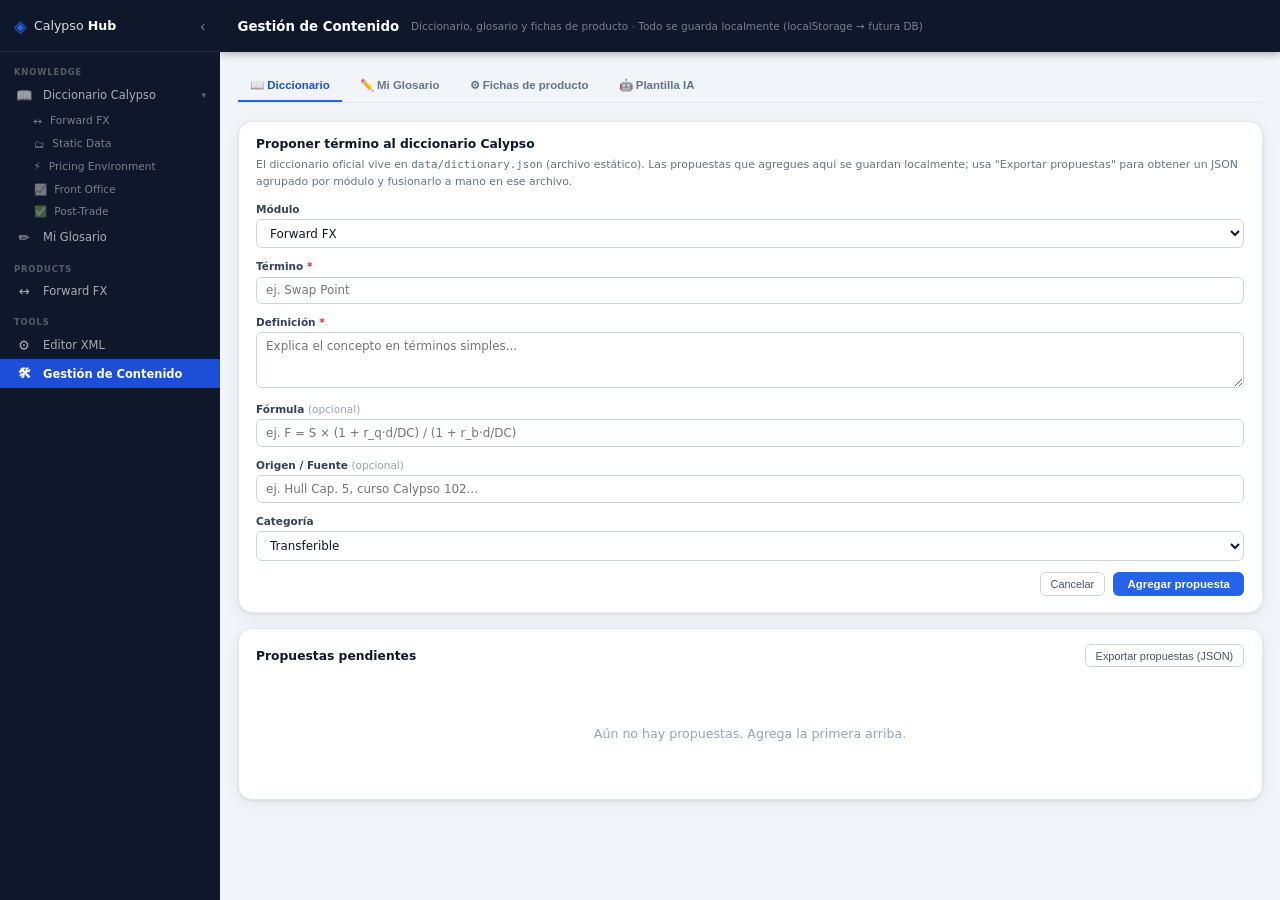
<file: manage.html>
<!DOCTYPE html>
<html lang="es">
<head>
  <meta charset="UTF-8">
  <meta name="viewport" content="width=device-width, initial-scale=1.0">
  <title>Gestión de Contenido — Calypso Knowledge Hub</title>
  <link rel="stylesheet" href="css/styles.css">
</head>
<body class="has-sidebar">

<div class="layout">

  <!-- ══════════════════════════ SIDEBAR ════════════════════════════════════ -->
  <aside class="sidebar" id="sidebar">
    <div class="sidebar-header">
      <div class="logo">
        <span class="logo-mark">◈</span>
        <span class="logo-name">Calypso <strong>Hub</strong></span>
      </div>
      <button class="sidebar-toggle" id="sidebar-toggle" type="button" title="Colapsar menú" aria-label="Colapsar menú">‹</button>
    </div>

    <nav class="sidebar-nav">
      <div class="nav-section">
        <span class="nav-section-label">Knowledge</span>
        <a href="dictionary.html" class="nav-item nav-item--parent" id="nav-dict-parent">
          <span class="nav-icon">📖</span>
          <span class="nav-label">Diccionario Calypso</span>
          <span class="nav-arrow">▾</span>
        </a>
        <div class="nav-sub" id="nav-dict-sub">
          <a href="dictionary.html#mod-forward_fx"          class="nav-subitem"><span class="nav-subitem-icon">↔</span><span class="nav-label">Forward FX</span></a>
          <a href="dictionary.html#mod-static_data"         class="nav-subitem"><span class="nav-subitem-icon">🗂</span><span class="nav-label">Static Data</span></a>
          <a href="dictionary.html#mod-pricing_environment" class="nav-subitem"><span class="nav-subitem-icon">⚡</span><span class="nav-label">Pricing Environment</span></a>
          <a href="dictionary.html#mod-front_office"        class="nav-subitem"><span class="nav-subitem-icon">📈</span><span class="nav-label">Front Office</span></a>
          <a href="dictionary.html#mod-post_trade"          class="nav-subitem"><span class="nav-subitem-icon">✅</span><span class="nav-label">Post-Trade</span></a>
        </div>
        <a href="glossary.html" class="nav-item">
          <span class="nav-icon">✏️</span>
          <span class="nav-label">Mi Glosario</span>
        </a>
      </div>
      <div class="nav-section">
        <span class="nav-section-label">Products</span>
        <a href="index.html" class="nav-item">
          <span class="nav-icon">↔</span>
          <span class="nav-label">Forward FX</span>
        </a>
      </div>
      <div class="nav-section">
        <span class="nav-section-label">Tools</span>
        <a href="xml-editor.html" class="nav-item">
          <span class="nav-icon">⚙</span>
          <span class="nav-label">Editor XML</span>
        </a>
        <a href="manage.html" class="nav-item active">
          <span class="nav-icon">🛠</span>
          <span class="nav-label">Gestión de Contenido</span>
        </a>
      </div>
    </nav>
  </aside>
  <div class="sidebar-backdrop" id="sidebar-backdrop"></div>

  <!-- ══════════════════════════ MAIN ═══════════════════════════════════════ -->
  <div class="page-wrap">

    <header class="page-header">
      <button class="header-toggle" id="header-toggle" type="button" aria-label="Abrir menú">☰</button>
      <h1 class="page-title">Gestión de Contenido</h1>
      <p class="page-subtitle">Diccionario, glosario y fichas de producto · Todo se guarda localmente (localStorage → futura DB)</p>
    </header>

    <main class="page-main">

      <!-- Tabs -->
      <div class="mgmt-tabs">
        <button class="mgmt-tab" data-tab="dictionary" type="button">📖 Diccionario</button>
        <button class="mgmt-tab" data-tab="glossary"   type="button">✏️ Mi Glosario</button>
        <button class="mgmt-tab" data-tab="products"   type="button">⚙ Fichas de producto</button>
        <button class="mgmt-tab" data-tab="templates"  type="button">🤖 Plantilla IA</button>
      </div>

      <!-- ════════════ PANEL 1 — DICCIONARIO ════════════ -->
      <section class="mgmt-panel" id="panel-dictionary">
        <div class="mgmt-card">
          <h2 class="mgmt-card-title">Proponer término al diccionario Calypso</h2>
          <p class="mgmt-card-desc">
            El diccionario oficial vive en <code>data/dictionary.json</code> (archivo estático). Las propuestas
            que agregues aquí se guardan localmente; usa "Exportar propuestas" para obtener un JSON agrupado
            por módulo y fusionarlo a mano en ese archivo.
          </p>

          <form id="dp-form" class="mgmt-inline-form" novalidate>
            <div class="form-field">
              <label class="form-label" for="dp-modulo">Módulo</label>
              <select id="dp-modulo" class="form-select"></select>
            </div>
            <div class="form-field">
              <label class="form-label" for="dp-termino">Término <span class="form-required">*</span></label>
              <input type="text" id="dp-termino" class="form-input" placeholder="ej. Swap Point" required>
            </div>
            <div class="form-field">
              <label class="form-label" for="dp-definicion">Definición <span class="form-required">*</span></label>
              <textarea id="dp-definicion" class="form-textarea" rows="3" placeholder="Explica el concepto en términos simples..." required></textarea>
            </div>
            <div class="form-field">
              <label class="form-label" for="dp-formula">Fórmula <span class="form-optional">(opcional)</span></label>
              <input type="text" id="dp-formula" class="form-input" placeholder="ej. F = S × (1 + r_q·d/DC) / (1 + r_b·d/DC)">
            </div>
            <div class="form-field">
              <label class="form-label" for="dp-origen">Origen / Fuente <span class="form-optional">(opcional)</span></label>
              <input type="text" id="dp-origen" class="form-input" placeholder="ej. Hull Cap. 5, curso Calypso 102...">
            </div>
            <div class="form-field">
              <label class="form-label" for="dp-categoria">Categoría</label>
              <select id="dp-categoria" class="form-select">
                <option value="transferible">Transferible</option>
                <option value="especifico_calypso">Específico Calypso</option>
              </select>
            </div>
            <p class="form-error hidden" id="dp-error">Completa los campos requeridos.</p>
            <div class="form-actions">
              <button type="button" id="dp-cancel" class="btn-ghost">Cancelar</button>
              <button type="submit" id="dp-submit" class="btn-primary">Agregar propuesta</button>
            </div>
          </form>
        </div>

        <div class="mgmt-card">
          <div class="glos-toolbar">
            <h2 class="mgmt-card-title" style="margin:0;">Propuestas pendientes</h2>
            <button id="dp-export" class="btn-ghost" type="button">Exportar propuestas (JSON)</button>
          </div>
          <div id="dp-list"></div>
          <p id="dp-empty" class="dict-empty hidden">Aún no hay propuestas. Agrega la primera arriba.</p>
        </div>
      </section>

      <!-- ════════════ PANEL 2 — MI GLOSARIO ════════════ -->
      <section class="mgmt-panel" id="panel-glossary">
        <div class="mgmt-card">
          <h2 class="mgmt-card-title">Nuevo término personal</h2>
          <p class="mgmt-card-desc">Tus propios términos y notas. Equivalente a la página "Mi Glosario", gestionable también desde aquí.</p>

          <form id="gl-form" class="mgmt-inline-form" novalidate>
            <div class="form-field">
              <label class="form-label" for="gl-termino">Término <span class="form-required">*</span></label>
              <input type="text" id="gl-termino" class="form-input" placeholder="ej. Greeks, VaR, CCP..." required>
            </div>
            <div class="form-field">
              <label class="form-label" for="gl-definicion">Definición <span class="form-required">*</span></label>
              <textarea id="gl-definicion" class="form-textarea" rows="3" placeholder="Explica el concepto con tus propias palabras..." required></textarea>
            </div>
            <div class="form-field">
              <label class="form-label" for="gl-formula">Fórmula <span class="form-optional">(opcional)</span></label>
              <input type="text" id="gl-formula" class="form-input" placeholder="ej. Delta = ∂V/∂S">
            </div>
            <div class="form-field">
              <label class="form-label" for="gl-origen">Origen / Fuente <span class="form-optional">(opcional)</span></label>
              <input type="text" id="gl-origen" class="form-input" placeholder="ej. Hull Cap. 5, curso Calypso 102...">
            </div>
            <div class="form-field">
              <label class="form-label" for="gl-categoria">Categoría</label>
              <select id="gl-categoria" class="form-select">
                <option value="personal">Personal</option>
                <option value="transferible">Transferible</option>
                <option value="especifico_calypso">Específico Calypso</option>
              </select>
            </div>
            <p class="form-error hidden" id="gl-error">Completa los campos requeridos.</p>
            <div class="form-actions">
              <button type="button" id="gl-cancel" class="btn-ghost">Cancelar</button>
              <button type="submit" id="gl-submit" class="btn-primary">Agregar término</button>
            </div>
          </form>
        </div>

        <div class="mgmt-card">
          <div class="glos-toolbar">
            <h2 class="mgmt-card-title" style="margin:0;">Mis términos</h2>
            <button id="gl-export" class="btn-ghost" type="button">Exportar JSON</button>
          </div>
          <div id="gl-list"></div>
          <p id="gl-empty" class="dict-empty hidden">Aún no tienes términos guardados.</p>
        </div>
      </section>

      <!-- ════════════ PANEL 3 — FICHAS DE PRODUCTO ════════════ -->
      <section class="mgmt-panel" id="panel-products">
        <div class="mgmt-card">
          <h2 class="mgmt-card-title">Ficha de configuración de producto</h2>
          <p class="mgmt-card-desc">
            Las fichas reales viven en <code>config/products/*.json</code> y las consume <code>js/loader.js</code>.
            Pega o escribe el JSON completo de la ficha (mismo esquema que <code>forward-fx.json</code>), guárdalo
            como borrador y luego usa "Exportar JSON" para subirlo al repositorio.
          </p>

          <form id="pd-form" class="mgmt-inline-form" novalidate>
            <div class="form-field">
              <label class="form-label" for="pd-json">JSON de la ficha <span class="form-required">*</span></label>
              <textarea id="pd-json" class="form-textarea mgmt-textarea" placeholder='{ "id": "...", "name": "...", "currencyPairs": [...] }'></textarea>
            </div>
            <p class="form-error hidden" id="pd-error"></p>
            <div class="form-actions">
              <button type="button" id="pd-cancel" class="btn-ghost">Cancelar</button>
              <button type="submit" id="pd-submit" class="btn-primary">Agregar ficha</button>
            </div>
          </form>
        </div>

        <div class="mgmt-card">
          <h2 class="mgmt-card-title">Borradores guardados</h2>
          <div id="pd-list"></div>
          <p id="pd-empty" class="dict-empty hidden">Aún no hay fichas guardadas.</p>
        </div>
      </section>

      <!-- ════════════ PANEL 4 — PLANTILLAS IA ════════════ -->
      <section class="mgmt-panel" id="panel-templates">
        <div class="mgmt-card">
          <h2 class="mgmt-card-title">Plantillas para generación con IA externa</h2>
          <p class="mgmt-card-desc">
            Copia la plantilla, pégala en tu IA de preferencia junto con el contexto que necesites generar,
            y pega el JSON resultante en el importador de abajo para validarlo antes de guardarlo.
          </p>

          <h3 class="entry-detail-label" style="margin-top:.5rem;">Entrada de diccionario</h3>
          <div class="mgmt-template-box" id="tpl-dictionary"></div>
          <button class="btn-ghost" data-copy-tpl="dictionary" type="button">Copiar plantilla</button>

          <h3 class="entry-detail-label" style="margin-top:1rem;">Entrada de Mi Glosario</h3>
          <div class="mgmt-template-box" id="tpl-glossary"></div>
          <button class="btn-ghost" data-copy-tpl="glossary" type="button">Copiar plantilla</button>

          <h3 class="entry-detail-label" style="margin-top:1rem;">Ficha de configuración de producto</h3>
          <div class="mgmt-template-box" id="tpl-product"></div>
          <button class="btn-ghost" data-copy-tpl="product" type="button">Copiar plantilla</button>
        </div>

        <div class="mgmt-card">
          <h2 class="mgmt-card-title">Importar JSON generado</h2>
          <p class="mgmt-card-desc">
            Acepta un objeto único o un array. Detecta automáticamente si es una entrada de diccionario/glosario
            o una ficha de producto, y valida los campos requeridos antes de permitir la importación.
          </p>

          <div class="form-field" style="padding-top:0;">
            <label class="form-label" for="imp-json">JSON a importar</label>
            <textarea id="imp-json" class="form-textarea mgmt-textarea" placeholder="Pega aquí el JSON generado..."></textarea>
          </div>

          <div class="form-field">
            <label class="form-label" for="imp-dest">Destino de las entradas de diccionario/glosario</label>
            <select id="imp-dest" class="form-select">
              <option value="dictionary">Propuestas de diccionario</option>
              <option value="glossary">Mi Glosario</option>
            </select>
          </div>

          <div class="mgmt-btn-row" style="padding: 0 1.25rem;">
            <button id="imp-validate" class="btn-ghost" type="button">Validar / Previsualizar</button>
            <button id="imp-confirm" class="btn-primary" type="button" disabled>Importar</button>
          </div>

          <div class="mgmt-preview" id="imp-result">
            <p class="mgmt-preview-empty">Aún no has validado ningún JSON.</p>
          </div>
        </div>
      </section>

    </main>
  </div>
</div>

<script src="js/data-service.js"></script>
<script src="js/manage.js"></script>
<script>
(async () => {
  /* ── Sidebar toggle (idéntico al resto de páginas) ──────────────────────── */
  const sidebar      = document.getElementById('sidebar');
  const toggleBtn    = document.getElementById('sidebar-toggle');
  const headerToggle = document.getElementById('header-toggle');

  function setSidebarCollapsed(collapsed) {
    sidebar.classList.toggle('sidebar--collapsed', collapsed);
    document.getElementById('sidebar-backdrop').classList.toggle('visible', !collapsed);
    toggleBtn.textContent = collapsed ? '›' : '‹';
    toggleBtn.title = collapsed ? 'Expandir menú' : 'Colapsar menú';
    localStorage.setItem('sidebar_collapsed', collapsed ? '1' : '0');
  }

  const _stored = localStorage.getItem('sidebar_collapsed');
  setSidebarCollapsed(_stored !== null ? _stored === '1' : window.innerWidth <= 768);
  toggleBtn.addEventListener('click',    () => setSidebarCollapsed(!sidebar.classList.contains('sidebar--collapsed')));
  headerToggle.addEventListener('click', () => setSidebarCollapsed(!sidebar.classList.contains('sidebar--collapsed')));
  document.getElementById('sidebar-backdrop').addEventListener('click', () => setSidebarCollapsed(true));

  const dictParent = document.getElementById('nav-dict-parent');
  const dictSub    = document.getElementById('nav-dict-sub');
  function setSubCollapsed(c) {
    dictSub.classList.toggle('nav-sub--collapsed', c);
    dictParent.classList.toggle('collapsed', c);
    localStorage.setItem('dict_sub_collapsed', c ? '1' : '0');
  }
  setSubCollapsed(localStorage.getItem('dict_sub_collapsed') === '1');
  dictParent.addEventListener('click', (e) => {
    if (e.target.closest('a') === dictParent) {
      e.preventDefault();
      setSubCollapsed(!dictSub.classList.contains('nav-sub--collapsed'));
    }
  });

  /* ── Lógica de la página ─────────────────────────────────────────────────── */
  await Manage.init();
})();
</script>
</body>
</html>
</file>
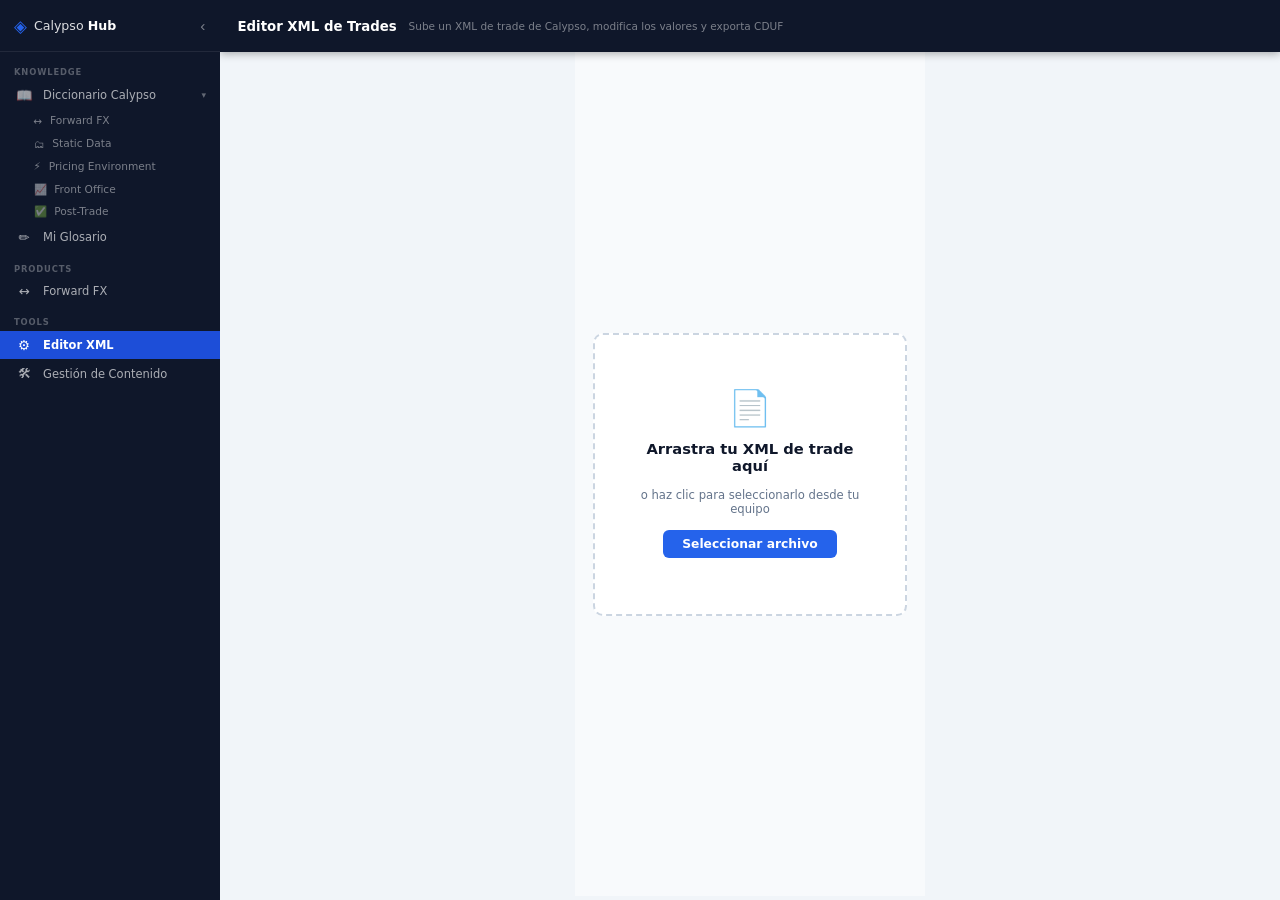
<file: xml-editor.html>
<!DOCTYPE html>
<html lang="es">
<head>
  <meta charset="UTF-8">
  <meta name="viewport" content="width=device-width, initial-scale=1.0">
  <title>Editor XML de Trades — Calypso Knowledge Hub</title>
  <link rel="stylesheet" href="css/styles.css">
  <style>
    /* ── Page overrides: full-screen ──────────────────────────────────── */
    body { overflow: hidden; }

    .app-main {
      max-width: 100%;
      padding: 0;
      height: calc(100vh - 56px);
      display: flex;
      flex-direction: column;
    }

    /* ── Top bar ──────────────────────────────────────────────────────── */
    .xe-topbar {
      display: flex;
      align-items: center;
      justify-content: space-between;
      padding: .6rem 1.25rem;
      background: var(--white);
      border-bottom: 1px solid var(--gray-200);
      gap: 1rem;
      flex-shrink: 0;
    }
    .xe-topbar-left { display: flex; align-items: center; gap: 1rem; }
    .xe-topbar-right { display: flex; align-items: center; gap: .5rem; }

    .xe-page-title {
      font-size: .95rem;
      font-weight: 700;
      color: var(--gray-900);
    }
    .xe-filename-chip {
      display: flex;
      align-items: center;
      gap: .35rem;
      background: var(--gray-100);
      border: 1px solid var(--gray-200);
      border-radius: 999px;
      padding: .2rem .75rem;
      font-size: .8rem;
      color: var(--gray-600);
    }
    .xe-filename-chip span { color: var(--gray-400); }

    /* ── Drop zone ────────────────────────────────────────────────────── */
    .xe-drop-wrapper {
      flex: 1;
      display: flex;
      align-items: center;
      justify-content: center;
      background: var(--gray-50);
    }
    .xe-drop-zone {
      display: flex;
      flex-direction: column;
      align-items: center;
      gap: 1rem;
      border: 2px dashed var(--gray-300);
      border-radius: var(--radius-lg);
      background: var(--white);
      padding: 4rem 3rem;
      cursor: pointer;
      transition: border-color .2s, background .2s;
      text-align: center;
      max-width: 500px;
      width: 90%;
    }
    .xe-drop-zone:hover, .xe-drop-zone.xe-drag-over {
      border-color: var(--blue-600);
      background: var(--blue-50);
    }
    .xe-drop-icon  { font-size: 2.5rem; line-height: 1; }
    .xe-drop-title { font-size: 1.05rem; font-weight: 700; color: var(--gray-900); }
    .xe-drop-sub   { font-size: .83rem; color: var(--gray-500); }
    .xe-drop-cta {
      background: var(--blue-600);
      color: var(--white);
      border: none;
      border-radius: var(--radius);
      padding: .5rem 1.4rem;
      font-size: .88rem;
      font-weight: 600;
      cursor: pointer;
      pointer-events: none;
    }

    /* ── Editor area ──────────────────────────────────────────────────── */
    #editor-area {
      flex: 1;
      display: flex;
      overflow: hidden;
    }

    /* ── Form column ──────────────────────────────────────────────────── */
    .xe-form-col {
      flex: 1;
      overflow-y: auto;
      background: var(--gray-50);
      padding: 1rem 1.25rem;
    }

    .xe-form-card {
      background: var(--white);
      border: 1px solid var(--gray-200);
      border-radius: var(--radius-lg);
      box-shadow: var(--shadow-sm);
      overflow: hidden;
    }
    .xe-form-card-head {
      display: flex;
      align-items: center;
      justify-content: space-between;
      padding: .7rem 1rem;
      background: var(--gray-900);
      color: var(--white);
    }
    .xe-form-card-head h2 {
      font-size: .88rem;
      font-weight: 700;
      display: flex;
      align-items: center;
      gap: .5rem;
    }
    .xe-trade-tag {
      background: var(--blue-600);
      color: var(--white);
      border-radius: var(--radius);
      padding: .1rem .5rem;
      font-size: .75rem;
      font-family: 'Courier New', monospace;
    }

    /* ── Field groups ─────────────────────────────────────────────────── */
    #trade-form { padding: .25rem 0; }

    .xe-field-group { border-bottom: 1px solid var(--gray-100); }
    .xe-field-group:last-child { border-bottom: none; }

    /* simple field row */
    .xe-field-unit {
      display: flex;
      align-items: flex-start;
      gap: .75rem;
      padding: .4rem 1rem;
      transition: background .1s;
    }
    .xe-field-unit:hover { background: var(--gray-50); }

    .xe-field-label {
      flex: 0 0 210px;
      font-size: .8rem;
      font-weight: 500;
      color: var(--gray-600);
      padding-top: .45rem;
      font-family: 'Courier New', monospace;
    }

    .xe-values-list { flex: 1; display: flex; flex-direction: column; gap: .25rem; }

    .xe-value-row { display: flex; align-items: center; gap: .3rem; }

    .xe-value-input {
      flex: 1;
      height: 32px;
      padding: 0 .6rem;
      border: 1px solid var(--gray-300);
      border-radius: var(--radius);
      font-size: .85rem;
      color: var(--gray-900);
      background: var(--white);
      transition: border-color .15s, box-shadow .15s;
    }
    .xe-value-input:focus {
      outline: none;
      border-color: var(--blue-600);
      box-shadow: 0 0 0 2px var(--blue-100);
    }
    .xe-value-input::placeholder { color: var(--gray-300); font-style: italic; }

    .xe-val-btn {
      flex-shrink: 0;
      width: 24px; height: 24px;
      display: flex; align-items: center; justify-content: center;
      border-radius: var(--radius);
      border: 1px solid var(--gray-200);
      background: none;
      cursor: pointer;
      font-size: .78rem;
      font-weight: 700;
      line-height: 1;
      transition: all .15s;
    }
    .xe-val-add { color: var(--blue-600); }
    .xe-val-add:hover { background: var(--blue-50); border-color: var(--blue-600); }
    .xe-val-del { color: var(--red-600); }
    .xe-val-del:hover { background: var(--red-50); border-color: var(--red-600); }

    /* ── Group instances ──────────────────────────────────────────────── */
    .xe-group-instance { margin: .35rem .75rem; border-radius: var(--radius); overflow: hidden; }

    /* depth 0 */
    .xe-group-instance--d0 { border: 1px solid #bfdbfe; }
    .xe-group-header--d0   { background: #1e40af; color: var(--white); }
    .xe-group-header--d0 .xe-group-title { color: var(--white); }

    /* depth 1 */
    .xe-group-instance--d1 { border: 1px solid var(--gray-300); }
    .xe-group-header--d1   { background: var(--gray-700); color: var(--white); }
    .xe-group-header--d1 .xe-group-title { color: var(--white); }

    /* depth 2+ */
    .xe-group-instance--d2 { border: 1px solid var(--gray-200); }
    .xe-group-header--d2   { background: var(--gray-100); color: var(--gray-800); }

    .xe-group-header {
      display: flex;
      align-items: center;
      justify-content: space-between;
      padding: .45rem .75rem;
    }
    .xe-group-header-left  { display: flex; align-items: center; gap: .4rem; }
    .xe-group-header-right { display: flex; align-items: center; gap: .4rem; }

    .xe-group-title { font-size: .82rem; font-weight: 700; font-family: 'Courier New', monospace; }

    .xe-collapse-btn {
      background: none; border: none; cursor: pointer;
      font-size: .7rem; padding: .1rem .2rem;
      opacity: .75; transition: opacity .15s;
    }
    .xe-collapse-btn:hover { opacity: 1; }
    .xe-group-header--d0 .xe-collapse-btn,
    .xe-group-header--d1 .xe-collapse-btn { color: rgba(255,255,255,.8); }
    .xe-group-header--d2 .xe-collapse-btn { color: var(--gray-500); }

    .xe-dup-btn {
      font-size: .72rem; font-weight: 600;
      padding: .15rem .5rem;
      border-radius: var(--radius);
      border: 1px solid rgba(255,255,255,.35);
      background: rgba(255,255,255,.1);
      cursor: pointer;
      color: inherit;
      transition: background .15s;
    }
    .xe-dup-btn:hover { background: rgba(255,255,255,.25); }
    .xe-group-header--d2 .xe-dup-btn {
      border-color: var(--gray-300);
      background: var(--white);
      color: var(--gray-600);
    }
    .xe-group-header--d2 .xe-dup-btn:hover { background: var(--gray-50); }

    .xe-del-instance-btn {
      font-size: .72rem; font-weight: 700;
      padding: .15rem .45rem;
      border-radius: var(--radius);
      border: 1px solid rgba(255,255,255,.3);
      background: rgba(220,38,38,.25);
      color: #fca5a5;
      cursor: pointer;
      transition: background .15s;
    }
    .xe-del-instance-btn:hover { background: rgba(220,38,38,.5); color: var(--white); }
    .xe-group-header--d2 .xe-del-instance-btn {
      background: var(--red-50); color: var(--red-600);
      border-color: var(--red-600);
    }

    .xe-group-body { background: var(--white); }
    .xe-group-body .xe-field-unit { padding-left: 1rem; }
    .xe-group-body.xe-collapsed { display: none; }

    /* ── Sidebar ──────────────────────────────────────────────────────── */
    .xe-sidebar {
      width: 260px;
      flex-shrink: 0;
      display: flex;
      flex-direction: column;
      border-left: 1px solid var(--gray-200);
      background: var(--white);
      overflow: hidden;
    }

    .xe-sidebar-section {
      display: flex;
      flex-direction: column;
      border-bottom: 1px solid var(--gray-200);
    }
    .xe-sidebar-section:last-child { border-bottom: none; flex: 1; overflow: hidden; }

    .xe-sidebar-head {
      display: flex;
      align-items: center;
      justify-content: space-between;
      padding: .6rem .9rem;
      background: var(--gray-50);
      border-bottom: 1px solid var(--gray-100);
      flex-shrink: 0;
    }
    .xe-sidebar-head h3 { font-size: .82rem; font-weight: 700; color: var(--gray-700); }

    .xe-badge {
      min-width: 20px; height: 20px;
      display: inline-flex; align-items: center; justify-content: center;
      padding: 0 .35rem;
      background: var(--blue-600);
      color: var(--white);
      border-radius: 999px;
      font-size: .72rem; font-weight: 700;
      transition: transform .2s;
    }
    .xe-badge-flash { transform: scale(1.45); }

    .xe-action-group { padding: .6rem; display: flex; flex-direction: column; gap: .4rem; }

    .xe-action-btn {
      display: block; width: 100%;
      padding: .55rem .9rem;
      border: none; border-radius: var(--radius);
      font-size: .85rem; font-weight: 600;
      cursor: pointer; transition: all .15s; text-align: center;
    }
    .xe-btn-add    { background: var(--gray-900); color: var(--white); }
    .xe-btn-add:hover { background: var(--gray-700); }
    .xe-btn-export { background: var(--blue-600); color: var(--white); }
    .xe-btn-export:hover { background: var(--blue-700); }
    .xe-btn-clear  { background: none; border: 1px solid var(--gray-300); color: var(--gray-600); }
    .xe-btn-clear:hover { background: var(--gray-100); }

    #records-list {
      list-style: none;
      overflow-y: auto;
      flex: 1;
      padding: .35rem 0;
    }
    .xe-no-records { padding: .75rem .9rem; font-size: .8rem; color: var(--gray-400); font-style: italic; }

    .xe-record-item {
      display: flex; align-items: center; justify-content: space-between;
      padding: .45rem .9rem; border-bottom: 1px solid var(--gray-100); gap: .5rem;
    }
    .xe-record-label { font-size: .78rem; color: var(--gray-700); overflow: hidden; text-overflow: ellipsis; white-space: nowrap; }
    .xe-record-actions { display: flex; gap: .25rem; flex-shrink: 0; }
    .xe-rec-btn {
      width: 24px; height: 24px;
      display: flex; align-items: center; justify-content: center;
      background: none; border: 1px solid var(--gray-200);
      border-radius: var(--radius); cursor: pointer; font-size: .75rem;
      color: var(--gray-500); transition: all .15s;
    }
    .xe-rec-load:hover { background: var(--blue-50); border-color: var(--blue-600); color: var(--blue-700); }
    .xe-rec-del:hover  { background: var(--red-50);  border-color: var(--red-600);  color: var(--red-600); }

    /* ── Modal ────────────────────────────────────────────────────────── */
    .xe-modal-overlay {
      position: fixed; inset: 0;
      background: rgba(0,0,0,.45);
      display: flex; align-items: center; justify-content: center;
      z-index: 300;
    }
    .xe-modal-overlay.hidden { display: none; }
    .xe-modal-box {
      background: var(--white); border-radius: var(--radius-lg);
      box-shadow: 0 8px 32px rgba(0,0,0,.2);
      padding: 1.75rem; max-width: 420px; width: 90%;
    }
    .xe-modal-title {
      font-size: .95rem; font-weight: 700; color: var(--gray-900);
      margin-bottom: .85rem; display: flex; align-items: center; gap: .45rem;
    }
    .xe-modal-body  { font-size: .88rem; color: var(--gray-700); line-height: 1.6; margin-bottom: 1.2rem; }
    .xe-modal-warn  { color: var(--amber-500); font-weight: 700; }
    .xe-modal-actions { display: flex; gap: .75rem; justify-content: flex-end; }

    /* ── Error banner ─────────────────────────────────────────────────── */
    #error-banner {
      position: fixed; top: 65px; left: 50%; transform: translateX(-50%);
      background: var(--red-50); border: 1px solid var(--red-600); color: var(--red-600);
      border-radius: var(--radius); padding: .55rem 1.25rem;
      font-size: .85rem; font-weight: 600; z-index: 400;
      box-shadow: var(--shadow); max-width: 520px; text-align: center;
    }

    .hidden { display: none !important; }

    /* ── Responsive ───────────────────────────────────────────────────── */
    @media (max-width: 768px) {
      body { overflow: auto; }
      .app-main { height: auto; }
      #editor-area { flex-direction: column; overflow: visible; }
      .xe-form-col { overflow: visible; }
      .xe-sidebar { width: 100%; border-left: none; border-top: 1px solid var(--gray-200); }
    }
  </style>
</head>
<body class="has-sidebar">
<div class="layout">

  <!-- ══════════════════════════ SIDEBAR ════════════════════════════════════ -->
  <aside class="sidebar" id="sidebar">
    <div class="sidebar-header">
      <div class="logo">
        <span class="logo-mark">◈</span>
        <span class="logo-name">Calypso <strong>Hub</strong></span>
      </div>
      <button class="sidebar-toggle" id="sidebar-toggle" type="button" title="Colapsar menú" aria-label="Colapsar menú">‹</button>
    </div>
    <nav class="sidebar-nav">
      <div class="nav-section">
        <span class="nav-section-label">Knowledge</span>
        <a href="dictionary.html" class="nav-item nav-item--parent" id="nav-dict-parent">
          <span class="nav-icon">📖</span>
          <span class="nav-label">Diccionario Calypso</span>
          <span class="nav-arrow">▾</span>
        </a>
        <div class="nav-sub" id="nav-dict-sub">
          <a href="dictionary.html#mod-forward_fx"          class="nav-subitem"><span class="nav-subitem-icon">↔</span><span class="nav-label">Forward FX</span></a>
          <a href="dictionary.html#mod-static_data"         class="nav-subitem"><span class="nav-subitem-icon">🗂</span><span class="nav-label">Static Data</span></a>
          <a href="dictionary.html#mod-pricing_environment" class="nav-subitem"><span class="nav-subitem-icon">⚡</span><span class="nav-label">Pricing Environment</span></a>
          <a href="dictionary.html#mod-front_office"        class="nav-subitem"><span class="nav-subitem-icon">📈</span><span class="nav-label">Front Office</span></a>
          <a href="dictionary.html#mod-post_trade"          class="nav-subitem"><span class="nav-subitem-icon">✅</span><span class="nav-label">Post-Trade</span></a>
        </div>
        <a href="glossary.html" class="nav-item">
          <span class="nav-icon">✏️</span>
          <span class="nav-label">Mi Glosario</span>
        </a>
      </div>
      <div class="nav-section">
        <span class="nav-section-label">Products</span>
        <a href="index.html" class="nav-item">
          <span class="nav-icon">↔</span>
          <span class="nav-label">Forward FX</span>
        </a>
      </div>
      <div class="nav-section">
        <span class="nav-section-label">Tools</span>
        <a href="xml-editor.html" class="nav-item active">
          <span class="nav-icon">⚙</span>
          <span class="nav-label">Editor XML</span>
        </a>
        <a href="manage.html" class="nav-item">
          <span class="nav-icon">🛠</span>
          <span class="nav-label">Gestión de Contenido</span>
        </a>
      </div>
    </nav>
  </aside>
  <div class="sidebar-backdrop" id="sidebar-backdrop"></div>

  <!-- ══════════════════════════ MAIN ═══════════════════════════════════════ -->
  <div class="page-wrap">

  <header class="page-header">
    <button class="header-toggle" id="header-toggle" type="button" aria-label="Abrir menú">☰</button>
    <h1 class="page-title">Editor XML de Trades</h1>
    <p class="page-subtitle">Sube un XML de trade de Calypso, modifica los valores y exporta CDUF</p>
  </header>

  <main class="app-main">

    <!-- Error banner -->
    <div id="error-banner" class="hidden" role="alert"></div>

    <!-- ── Top bar (shown when file loaded) ─────────────────────────── -->
    <div class="xe-topbar hidden" id="xe-topbar">
      <div class="xe-topbar-left">
        <span class="xe-page-title">Editor XML</span>
        <div class="xe-filename-chip">
          <span>📄</span>
          <span id="editor-filename">archivo.xml</span>
        </div>
      </div>
      <div class="xe-topbar-right">
        <button id="btn-change-file" class="btn-ghost" type="button">↩ Cargar otro</button>
      </div>
    </div>

    <!-- ── Drop zone ────────────────────────────────────────────────── -->
    <div class="xe-drop-wrapper" id="drop-wrapper">
      <div id="drop-zone" class="xe-drop-zone" role="button" tabindex="0">
        <div class="xe-drop-icon">📄</div>
        <div class="xe-drop-title">Arrastra tu XML de trade aquí</div>
        <div class="xe-drop-sub">o haz clic para seleccionarlo desde tu equipo</div>
        <span class="xe-drop-cta">Seleccionar archivo</span>
        <input id="file-input" type="file" accept=".xml" style="display:none">
      </div>
    </div>

    <!-- ── Editor ───────────────────────────────────────────────────── -->
    <div id="editor-area" class="hidden">

      <!-- Form column -->
      <div class="xe-form-col">
        <div class="xe-form-card">
          <div class="xe-form-card-head">
            <h2>
              <span class="xe-trade-tag" id="lbl-trade-tag">CalypsoTrade</span>
              datos del trade
            </h2>
          </div>
          <form id="trade-form" autocomplete="off"></form>
        </div>
      </div>

      <!-- Sidebar -->
      <aside class="xe-sidebar">

        <div class="xe-sidebar-section">
          <div class="xe-sidebar-head"><h3>Acciones</h3></div>
          <div class="xe-action-group">
            <button id="btn-add-record" class="xe-action-btn xe-btn-add" type="button">+ Agregar registro</button>
            <button id="btn-export"     class="xe-action-btn xe-btn-export" type="button">⬇ Exportar CDUF</button>
            <button id="btn-clear"      class="xe-action-btn xe-btn-clear" type="button">✕ Limpiar valores</button>
          </div>
        </div>

        <div class="xe-sidebar-section">
          <div class="xe-sidebar-head">
            <h3>Registros guardados</h3>
            <span class="xe-badge" id="records-count">0</span>
          </div>
          <ul id="records-list">
            <li class="xe-no-records">Ningún registro guardado aún.</li>
          </ul>
        </div>

      </aside>
    </div>

  </main>
  </div><!-- /page-wrap -->
</div><!-- /layout -->

  <!-- ── Modal ──────────────────────────────────────────────────────── -->
  <div id="export-modal" class="xe-modal-overlay hidden" role="dialog" aria-modal="true">
    <div class="xe-modal-box">
      <div class="xe-modal-title">📤 Confirmar exportación</div>
      <div class="xe-modal-body" id="modal-message"></div>
      <div class="xe-modal-actions">
        <button id="modal-cancel"  class="btn-ghost" type="button">Cancelar</button>
        <button id="modal-confirm" class="xe-action-btn xe-btn-export"
                style="width:auto;padding:.45rem 1.2rem;" type="button">Exportar XML</button>
      </div>
    </div>
  </div>

  <script src="js/xml-editor.js"></script>
  <script>
    // Sidebar toggle
    (function() {
      const sidebar      = document.getElementById('sidebar');
      const toggleBtn    = document.getElementById('sidebar-toggle');
      const headerToggle = document.getElementById('header-toggle');
      function setSidebarCollapsed(c) {
        sidebar.classList.toggle('sidebar--collapsed', c);
        document.getElementById('sidebar-backdrop').classList.toggle('visible', !c);
        toggleBtn.textContent = c ? '›' : '‹';
        toggleBtn.title = c ? 'Expandir menú' : 'Colapsar menú';
        localStorage.setItem('sidebar_collapsed', c ? '1' : '0');
      }
      const _stored = localStorage.getItem('sidebar_collapsed');
      setSidebarCollapsed(_stored !== null ? _stored === '1' : window.innerWidth <= 768);
      toggleBtn.addEventListener('click',    () => setSidebarCollapsed(!sidebar.classList.contains('sidebar--collapsed')));
      headerToggle.addEventListener('click', () => setSidebarCollapsed(!sidebar.classList.contains('sidebar--collapsed')));
      document.getElementById('sidebar-backdrop').addEventListener('click', () => setSidebarCollapsed(true));

      const dictParent = document.getElementById('nav-dict-parent');
      const dictSub    = document.getElementById('nav-dict-sub');
      function setSubCollapsed(c) {
        dictSub.classList.toggle('nav-sub--collapsed', c);
        dictParent.classList.toggle('collapsed', c);
        localStorage.setItem('dict_sub_collapsed', c ? '1' : '0');
      }
      setSubCollapsed(localStorage.getItem('dict_sub_collapsed') === '1');
      dictParent.addEventListener('click', (e) => {
        if (e.target.closest('a') === dictParent) {
          e.preventDefault();
          setSubCollapsed(!dictSub.classList.contains('nav-sub--collapsed'));
        }
      });
    })();
  </script>
</body>
</html>
</file>
<file: css/styles.css>
/* ── Reset & tokens ─────────────────────────────────────────────────────── */
*, *::before, *::after { box-sizing: border-box; margin: 0; padding: 0; }

:root {
  --blue-800:  #1e40af;
  --blue-700:  #1d4ed8;
  --blue-600:  #2563eb;
  --blue-200:  #bfdbfe;
  --blue-100:  #dbeafe;
  --blue-50:   #eff6ff;

  --orange-600: #ea580c;
  --orange-100: #ffedd5;

  --amber-600:  #d97706;
  --amber-500:  #f59e0b;
  --amber-200:  #fde68a;
  --amber-100:  #fef3c7;

  --green-700:  #15803d;
  --green-600:  #16a34a;
  --green-50:   #f0fdf4;

  --red-700:    #b91c1c;
  --red-600:    #dc2626;
  --red-50:     #fef2f2;

  --gray-900:   #0f172a;
  --gray-800:   #1e293b;
  --gray-700:   #334155;
  --gray-600:   #475569;
  --gray-500:   #64748b;
  --gray-400:   #94a3b8;
  --gray-300:   #cbd5e1;
  --gray-200:   #e2e8f0;
  --gray-150:   #eef2f7;
  --gray-100:   #f1f5f9;
  --gray-50:    #f8fafc;
  --white:      #ffffff;

  --radius:     6px;
  --radius-lg:  10px;
  --radius-xl:  14px;
  --shadow:     0 1px 3px rgba(0,0,0,.08), 0 4px 16px rgba(0,0,0,.06);
  --shadow-lg:  0 2px 8px rgba(0,0,0,.10), 0 8px 32px rgba(0,0,0,.08);
  --font:       'Inter', system-ui, -apple-system, sans-serif;
  --font-mono:  'Courier New', 'Consolas', monospace;
}

html { font-size: 14px; }
body {
  font-family: var(--font);
  background: var(--gray-100);
  color: var(--gray-900);
  min-height: 100vh;
  -webkit-font-smoothing: antialiased;
}

/* ── App header ─────────────────────────────────────────────────────────── */
.app-header {
  background: var(--gray-900);
  color: var(--white);
  position: sticky; top: 0; z-index: 200;
  box-shadow: 0 2px 8px rgba(0,0,0,.3);
}
.header-inner {
  max-width: 1100px;
  margin: 0 auto;
  padding: 0 1.25rem;
  height: 52px;
  display: flex;
  align-items: center;
  justify-content: space-between;
}
.logo { display: flex; align-items: center; gap: .5rem; }
.logo-mark { color: var(--blue-600); font-size: 1.2rem; }
.logo-name { font-size: .9rem; color: rgba(255,255,255,.85); }
.logo-name strong { font-weight: 700; color: var(--white); }

.product-nav { display: flex; gap: .4rem; }
.product-btn {
  background: transparent;
  border: 1px solid rgba(255,255,255,.2);
  color: rgba(255,255,255,.7);
  border-radius: var(--radius);
  padding: .3rem .8rem;
  font-size: .8rem;
  font-weight: 600;
  cursor: pointer;
  letter-spacing: .02em;
  transition: all .15s;
}
.product-btn.active,
.product-btn:hover {
  background: var(--blue-700);
  border-color: var(--blue-700);
  color: var(--white);
}

/* ── Main ───────────────────────────────────────────────────────────────── */
.app-main {
  max-width: 1100px;
  margin: 0 auto;
  padding: 1.25rem;
}

/* ── Product bar ────────────────────────────────────────────────────────── */
.product-bar {
  display: flex;
  align-items: flex-start;
  justify-content: space-between;
  gap: 1rem;
  margin-bottom: 1rem;
}
.product-title { font-size: 1.3rem; font-weight: 800; color: var(--gray-900); }
.product-desc  { font-size: .8rem; color: var(--gray-500); margin-top: .2rem; }
.product-desc strong { color: var(--gray-700); }

.product-bar-actions {
  display: flex;
  align-items: center;
  gap: .6rem;
  flex-shrink: 0;
  padding-top: .15rem;
}

.tag {
  display: inline-block;
  padding: .2rem .6rem;
  border-radius: 999px;
  font-size: .7rem;
  font-weight: 700;
  letter-spacing: .04em;
}
.tag--transferible { background: var(--blue-100); color: var(--blue-800); }

.btn-ghost {
  background: none;
  border: 1px solid var(--gray-300);
  color: var(--gray-600);
  border-radius: var(--radius);
  padding: .3rem .7rem;
  font-size: .78rem;
  cursor: pointer;
  transition: all .15s;
}
.btn-ghost:hover { background: var(--gray-200); }

/* ── Warning banner ─────────────────────────────────────────────────────── */
.warn-banner {
  display: flex;
  align-items: center;
  justify-content: space-between;
  background: var(--amber-100);
  border: 1px solid var(--amber-500);
  border-radius: var(--radius);
  padding: .5rem 1rem;
  margin-bottom: .85rem;
  font-size: .8rem;
  color: var(--gray-800);
  gap: 1rem;
}
.warn-banner button {
  background: none; border: none; cursor: pointer;
  color: var(--gray-500); font-size: .9rem; flex-shrink: 0;
}
.warn-banner.hidden { display: none; }

/* ═══════════════════════════════ TICKET ════════════════════════════════ */
.ticket {
  background: var(--white);
  border: 1px solid var(--gray-200);
  border-radius: var(--radius-xl);
  box-shadow: var(--shadow-lg);
  overflow: hidden;
  margin-bottom: 1rem;
  border-top: 4px solid var(--blue-600);
  transition: border-top-color .25s;
}
.ticket--sell { border-top-color: var(--orange-600); }

/* ── Ticket top ─────────────────────────────────────────────────────────── */
.ticket-top {
  display: flex;
  align-items: center;
  gap: 1rem;
  padding: .9rem 1.25rem;
  background: var(--gray-50);
  border-bottom: 1px solid var(--gray-200);
  flex-wrap: wrap;
}

/* Direction toggle */
.dir-toggle {
  display: flex;
  border: 1px solid var(--gray-300);
  border-radius: var(--radius);
  overflow: hidden;
  flex-shrink: 0;
}
.dir-btn {
  background: var(--white);
  border: none;
  padding: .45rem 1rem;
  font-size: .85rem;
  font-weight: 800;
  cursor: pointer;
  color: var(--gray-500);
  letter-spacing: .06em;
  transition: all .15s;
}
.dir-btn + .dir-btn { border-left: 1px solid var(--gray-300); }

.ticket--buy  .dir-btn[data-dir="buy"]  { background: var(--blue-600);   color: var(--white); }
.ticket--sell .dir-btn[data-dir="sell"] { background: var(--orange-600); color: var(--white); }

/* Pair select */
.pair-select {
  background: var(--white);
  border: 1px solid var(--gray-300);
  border-radius: var(--radius);
  padding: .45rem .7rem;
  font-size: .88rem;
  font-weight: 700;
  color: var(--gray-800);
  cursor: pointer;
  flex-shrink: 0;
}
.pair-select:focus { outline: none; border-color: var(--blue-600); }

/* Notional */
.notional-group { display: flex; flex-direction: column; gap: .2rem; flex: 1; min-width: 200px; }
.notional-label {
  font-size: .7rem;
  font-weight: 700;
  text-transform: uppercase;
  letter-spacing: .06em;
  color: var(--gray-500);
  display: flex;
  align-items: center;
  gap: .25rem;
}
.notional-input-wrap {
  display: flex;
  align-items: center;
  border: 1px solid var(--gray-300);
  border-radius: var(--radius);
  background: var(--white);
  overflow: hidden;
}
.notional-input {
  flex: 1;
  border: none;
  padding: .42rem .65rem;
  font-size: 1rem;
  font-weight: 700;
  color: var(--gray-900);
  font-variant-numeric: tabular-nums;
  background: transparent;
}
.notional-input:focus { outline: none; }
.notional-input-wrap:focus-within {
  border-color: var(--blue-600);
  box-shadow: 0 0 0 2px var(--blue-100);
}
.notional-ccy {
  padding: 0 .6rem;
  font-size: .8rem;
  font-weight: 700;
  color: var(--gray-500);
  background: var(--gray-100);
  border-left: 1px solid var(--gray-200);
  height: 100%;
  display: flex;
  align-items: center;
}

/* ── Ticket dates ───────────────────────────────────────────────────────── */
.ticket-dates {
  display: flex;
  align-items: center;
  justify-content: center;
  gap: .75rem;
  padding: .65rem 1.25rem;
  border-bottom: 1px solid var(--gray-100);
  flex-wrap: wrap;
}

.date-field { display: flex; flex-direction: column; gap: .2rem; }
.date-label {
  font-size: .7rem;
  font-weight: 700;
  text-transform: uppercase;
  letter-spacing: .05em;
  color: var(--gray-500);
}
.date-input {
  border: 1px solid var(--gray-300);
  border-radius: var(--radius);
  padding: .38rem .6rem;
  font-size: .83rem;
  color: var(--gray-800);
  background: var(--white);
}
.date-input:focus { outline: none; border-color: var(--blue-600); }

.days-separator {
  display: flex;
  align-items: flex-end;
  gap: .35rem;
}
.days-arrow {
  color: var(--gray-400);
  font-size: .9rem;
  padding-bottom: .45rem;
}
.days-field { display: flex; flex-direction: column; gap: .2rem; }
.days-label {
  font-size: .7rem;
  font-weight: 700;
  text-transform: uppercase;
  letter-spacing: .05em;
  color: var(--gray-500);
  display: flex;
  align-items: center;
  gap: .25rem;
}
.days-input {
  width: 72px;
  border: 1px solid var(--gray-300);
  border-radius: var(--radius);
  padding: .38rem .5rem;
  font-size: .88rem;
  font-weight: 700;
  text-align: center;
  color: var(--gray-800);
  background: var(--white);
}
.days-input:focus { outline: none; border-color: var(--blue-600); }

/* ── Ticket rule & body ─────────────────────────────────────────────────── */
.ticket-rule { height: 1px; background: var(--gray-200); }

.ticket-body {
  display: flex;
  flex-wrap: wrap;
  min-height: 280px;
}

.ticket-section { padding: 1rem 1.25rem; flex: 1 1 300px; }

.ticket-vdivider {
  width: 1px;
  background: var(--gray-200);
  flex-shrink: 0;
}

/* ── Section labels & rules ─────────────────────────────────────────────── */
.section-label {
  font-size: .68rem;
  font-weight: 700;
  text-transform: uppercase;
  letter-spacing: .1em;
  color: var(--gray-400);
  margin-bottom: .55rem;
}
.section-rule {
  height: 1px;
  background: var(--gray-100);
  margin: .75rem 0;
}

/* ── Price rows ─────────────────────────────────────────────────────────── */
.price-row {
  display: flex;
  align-items: center;
  justify-content: space-between;
  gap: .75rem;
  padding: .32rem 0;
  min-height: 36px;
}
.price-row + .price-row { border-top: 1px solid var(--gray-100); }

.price-lbl {
  font-size: .82rem;
  color: var(--gray-600);
  display: flex;
  align-items: center;
  gap: .3rem;
  flex-shrink: 0;
  max-width: 160px;
}
.price-lbl--featured { font-weight: 700; color: var(--gray-900); font-size: .9rem; }
.pair-inline { color: var(--gray-400); font-size: .75rem; }

.price-val {
  border: 1px solid transparent;
  border-radius: var(--radius);
  padding: .3rem .55rem;
  font-size: .88rem;
  font-variant-numeric: tabular-nums;
  font-family: var(--font-mono);
  text-align: right;
  width: 150px;
  transition: border-color .15s, background .15s, box-shadow .15s;
  background: transparent;
  color: var(--gray-900);
  -moz-appearance: textfield;
}
.price-val:focus { outline: none; }
.price-val::-webkit-inner-spin-button,
.price-val::-webkit-outer-spin-button { -webkit-appearance: none; margin: 0; }

.price-val--input {
  border-color: var(--gray-300);
  background: var(--white);
}
.price-val--input:focus {
  border-color: var(--blue-600);
  box-shadow: 0 0 0 2px var(--blue-100);
}

.price-val--output {
  border-color: var(--gray-200);
  background: var(--gray-50);
  font-weight: 600;
  cursor: text;
}
.price-val--output:focus {
  border-color: var(--blue-600);
  box-shadow: 0 0 0 2px var(--blue-100);
  background: var(--white);
}
.price-val--output:hover { border-color: var(--gray-300); }

.price-val--featured {
  font-size: 1.05rem;
  font-weight: 700;
  width: 158px;
}

.price-val--rate { width: 80px; text-align: right; }

/* ── Output wrap (output + lock button) ─────────────────────────────────── */
.price-output-wrap {
  display: flex;
  align-items: center;
  gap: .25rem;
}

/* ── Locked state ───────────────────────────────────────────────────────── */
.price-val--locked {
  border-color: var(--amber-500) !important;
  background: var(--amber-100) !important;
}

/* ── Solved input (despejado por un output bloqueado) ───────────────────── */
.input--solved {
  border-color: var(--amber-500) !important;
  background: var(--amber-100) !important;
}

.lock-btn {
  background: none;
  border: none;
  cursor: pointer;
  font-size: .85rem;
  padding: .15rem .2rem;
  border-radius: var(--radius);
  flex-shrink: 0;
  opacity: .85;
  transition: opacity .15s;
}
.lock-btn:hover { opacity: .5; }
.lock-btn.hidden { display: none; }

.solve-hint {
  display: block;
  font-size: .7rem;
  color: var(--amber-600);
  font-weight: 600;
  min-height: .85rem;
  padding-left: .1rem;
  margin-bottom: .1rem;
}

/* ── Rate input wrap ────────────────────────────────────────────────────── */
.rate-input-wrap {
  display: flex;
  align-items: center;
  gap: .2rem;
}
.rate-pct { font-size: .8rem; color: var(--gray-500); }
.daycount-select {
  border: 1px solid var(--gray-300);
  border-radius: var(--radius);
  padding: .28rem .5rem;
  font-size: .82rem;
  background: var(--white);
  color: var(--gray-800);
  cursor: pointer;
}

/* ── Cashflow visual ────────────────────────────────────────────────────── */
.cashflow-visual {
  display: flex;
  align-items: center;
  gap: .75rem;
  padding: .85rem;
  background: var(--gray-50);
  border-radius: var(--radius-lg);
  border: 1px solid var(--gray-200);
  margin-bottom: .65rem;
}
.cf-leg {
  flex: 1;
  display: flex;
  flex-direction: column;
  align-items: center;
  gap: .2rem;
  padding: .6rem .4rem;
  border-radius: var(--radius);
}
.cf-leg--pay  { background: var(--red-50); }
.cf-leg--recv { background: var(--green-50); }

.cf-dir {
  font-size: .65rem;
  font-weight: 800;
  letter-spacing: .08em;
  color: var(--gray-400);
}
.cf-leg--pay  .cf-dir { color: var(--red-600); }
.cf-leg--recv .cf-dir { color: var(--green-600); }

.cf-amount {
  font-size: 1.05rem;
  font-weight: 800;
  color: var(--gray-900);
  font-variant-numeric: tabular-nums;
  font-family: var(--font-mono);
  word-break: break-all;
  text-align: center;
}
.cf-ccy {
  font-size: .72rem;
  font-weight: 700;
  color: var(--white);
  border-radius: 999px;
  padding: .05rem .45rem;
}
.cf-leg--pay  .cf-ccy { background: var(--red-600); }
.cf-leg--recv .cf-ccy { background: var(--green-600); }

.cf-arrow {
  font-size: 1.1rem;
  color: var(--gray-400);
  flex-shrink: 0;
}

.price-row--output .price-val--positive { color: var(--green-700); }
.price-row--output .price-val--negative { color: var(--red-700); }

/* ── MTM card ───────────────────────────────────────────────────────────── */
.mtm-card {
  background: var(--white);
  border: 1px solid var(--gray-200);
  border-radius: var(--radius-lg);
  box-shadow: var(--shadow);
  overflow: hidden;
  margin-bottom: 1rem;
}
.mtm-header {
  display: flex;
  align-items: center;
  gap: 1rem;
  padding: .65rem 1.1rem;
  background: var(--gray-50);
  border-bottom: 1px solid var(--gray-200);
  flex-wrap: wrap;
}
.mtm-title {
  font-size: .7rem;
  font-weight: 700;
  text-transform: uppercase;
  letter-spacing: .09em;
  color: var(--gray-500);
}
.mtm-note { font-size: .75rem; color: var(--gray-400); }

.mtm-body {
  display: flex;
  flex-wrap: wrap;
  gap: 1.5rem;
  padding: .85rem 1.1rem;
}
.mtm-field { display: flex; flex-direction: column; gap: .3rem; flex: 1; min-width: 220px; }
.mtm-label {
  font-size: .78rem;
  color: var(--gray-600);
  display: flex;
  align-items: center;
  gap: .3rem;
}

/* ── Formula card ───────────────────────────────────────────────────────── */
.formula-card {
  background: var(--gray-900);
  border-radius: var(--radius-lg);
  padding: .9rem 1.25rem;
  margin-bottom: 1rem;
}
.formula-title {
  display: flex;
  align-items: center;
  gap: .4rem;
  font-size: .68rem;
  font-weight: 700;
  text-transform: uppercase;
  letter-spacing: .1em;
  color: rgba(255,255,255,.45);
  margin-bottom: .5rem;
}
.formula-symbolic {
  font-family: var(--font-mono);
  font-size: .95rem;
  color: var(--blue-200);
  margin-bottom: .35rem;
}
.formula-numeric {
  font-family: var(--font-mono);
  font-size: .78rem;
  color: rgba(255,255,255,.45);
  line-height: 1.5;
  word-break: break-all;
}

/* ── Dictionary tooltip ─────────────────────────────────────────────────── */
.dict-btn {
  display: inline-flex;
  align-items: center;
  justify-content: center;
  width: 15px; height: 15px;
  font-size: .62rem;
  font-weight: 700;
  background: var(--blue-100);
  color: var(--blue-700);
  border: 1px solid var(--blue-200);
  border-radius: 50%;
  cursor: pointer;
  flex-shrink: 0;
  padding: 0;
  transition: background .15s, color .15s;
  line-height: 1;
}
.dict-btn:hover { background: var(--blue-600); color: var(--white); border-color: var(--blue-600); }

.dict-tooltip {
  position: absolute;
  width: 310px;
  background: var(--white);
  border: 1px solid var(--gray-200);
  border-radius: var(--radius-lg);
  box-shadow: var(--shadow-lg);
  padding: 1rem;
  z-index: 300;
}
.dict-tooltip.hidden { display: none; }

.tooltip-close {
  position: absolute;
  top: .45rem; right: .45rem;
  background: none; border: none;
  cursor: pointer; font-size: .82rem;
  color: var(--gray-400); padding: .15rem .3rem;
}
.tooltip-close:hover { color: var(--gray-700); }

.tooltip-term-row {
  display: flex;
  align-items: center;
  gap: .5rem;
  margin-bottom: .55rem;
  flex-wrap: wrap;
  padding-right: 1.5rem;
}
.tooltip-term { font-size: .9rem; font-weight: 700; color: var(--gray-900); }
.tooltip-cat {
  font-size: .65rem;
  font-weight: 700;
  text-transform: uppercase;
  letter-spacing: .05em;
  padding: .1rem .45rem;
  border-radius: 999px;
}
.tooltip-cat--transferible       { background: var(--blue-100);  color: var(--blue-800); }
.tooltip-cat--especifico_calypso { background: #ede9fe; color: #6d28d9; }

.tooltip-def {
  font-size: .82rem;
  color: var(--gray-700);
  line-height: 1.5;
  margin-bottom: .6rem;
}
.tooltip-detail {
  display: flex;
  flex-direction: column;
  gap: .15rem;
  margin-top: .45rem;
}
.tooltip-detail-label {
  font-size: .67rem;
  font-weight: 700;
  text-transform: uppercase;
  letter-spacing: .06em;
  color: var(--gray-500);
}
.tooltip-detail code {
  font-family: var(--font-mono);
  font-size: .79rem;
  background: var(--gray-100);
  padding: .25rem .5rem;
  border-radius: var(--radius);
  color: var(--gray-900);
  display: block;
}
.tooltip-detail span { font-size: .82rem; color: var(--gray-700); line-height: 1.4; }

.tooltip-detail--live code {
  background: var(--blue-100);
  border: 1px solid var(--blue-100);
  color: var(--blue-800);
  line-height: 1.7;
}
.tooltip-detail--live .tooltip-detail-label { color: var(--blue-800); }

/* ── Product type selector ──────────────────────────────────────────────── */
.ptype-bar {
  display: flex;
  gap: .3rem;
  margin-bottom: 1rem;
  background: var(--white);
  border: 1px solid var(--gray-200);
  border-radius: var(--radius-lg);
  padding: .35rem;
  width: fit-content;
  box-shadow: var(--shadow);
}
.ptype-btn {
  background: transparent;
  border: none;
  border-radius: var(--radius);
  padding: .38rem 1rem;
  font-size: .82rem;
  font-weight: 600;
  cursor: pointer;
  color: var(--gray-500);
  letter-spacing: .02em;
  transition: all .15s;
  white-space: nowrap;
}
.ptype-btn:hover { background: var(--gray-100); color: var(--gray-800); }
.ptype-btn--active {
  background: var(--blue-600);
  color: var(--white);
  box-shadow: 0 1px 4px rgba(37,99,235,.35);
}

/* ── NDF section ────────────────────────────────────────────────────────── */
.ndf-card {
  background: var(--white);
  border: 1px solid var(--gray-200);
  border-radius: var(--radius-lg);
  box-shadow: var(--shadow);
  overflow: hidden;
  margin-bottom: 1rem;
}
.ndf-header {
  display: flex;
  align-items: center;
  gap: 1rem;
  padding: .65rem 1.1rem;
  background: var(--gray-50);
  border-bottom: 1px solid var(--gray-200);
  flex-wrap: wrap;
}
.ndf-title {
  font-size: .7rem;
  font-weight: 700;
  text-transform: uppercase;
  letter-spacing: .09em;
  color: var(--gray-500);
}
.ndf-note { font-size: .75rem; color: var(--gray-400); }
.ndf-body {
  display: flex;
  flex-wrap: wrap;
  gap: 1.5rem;
  padding: .85rem 1.1rem;
}
.ndf-field { display: flex; flex-direction: column; gap: .3rem; flex: 1; min-width: 220px; }
.ndf-label {
  font-size: .78rem;
  color: var(--gray-600);
  display: flex;
  align-items: center;
  gap: .3rem;
}
.ndf-settlement {
  padding: .65rem .85rem;
  background: var(--gray-50);
  border-radius: var(--radius);
  border: 1px solid var(--gray-200);
  font-family: var(--font-mono);
  font-size: .88rem;
  font-variant-numeric: tabular-nums;
  color: var(--gray-900);
  font-weight: 600;
  min-height: 36px;
  display: flex;
  align-items: center;
  justify-content: flex-end;
}
.ndf-settlement--positive { color: var(--green-700); background: var(--green-50); border-color: #bbf7d0; }
.ndf-settlement--negative { color: var(--red-700);   background: var(--red-50);   border-color: #fecaca; }

/* ── Hidden util ────────────────────────────────────────────────────────── */
.hidden { display: none !important; }

/* ── NPV colors (moved here from inline) ───────────────────────────────── */
.price-val--positive { color: var(--green-700); }
.price-val--negative { color: var(--red-700); }

/* ── Misc ───────────────────────────────────────────────────────────────── */
.dyn-label { font-style: normal; }

/* ══════════════════════════════════════════════════════════════════════
   SIDEBAR LAYOUT
   ══════════════════════════════════════════════════════════════════════ */

:root {
  --sidebar-w:     220px;
  --sidebar-w-col: 52px;
  --sidebar-bg:    var(--gray-900);
  --nav-hover:     rgba(255,255,255,.07);
  --nav-active:    var(--blue-700);
}

body.has-sidebar { overflow-x: hidden; }

.layout { display: flex; min-height: 100vh; }

.sidebar {
  width: var(--sidebar-w);
  background: var(--sidebar-bg);
  display: flex;
  flex-direction: column;
  flex-shrink: 0;
  position: sticky;
  top: 0;
  height: 100vh;
  overflow-y: auto;
  overflow-x: hidden;
  transition: width .22s ease;
  z-index: 100;
}
.sidebar--collapsed { width: var(--sidebar-w-col); }

.sidebar-header {
  display: flex;
  align-items: center;
  justify-content: space-between;
  padding: .85rem .75rem .85rem 1rem;
  border-bottom: 1px solid rgba(255,255,255,.08);
  flex-shrink: 0;
  min-height: 52px;
}
.sidebar--collapsed .sidebar-header { justify-content: center; padding: .85rem 0; }
.sidebar--collapsed .logo-name { display: none; }

.sidebar-toggle {
  background: none;
  border: none;
  color: rgba(255,255,255,.45);
  cursor: pointer;
  font-size: 1.1rem;
  padding: .2rem .3rem;
  border-radius: var(--radius);
  flex-shrink: 0;
  transition: color .15s, background .15s;
}
.sidebar-toggle:hover { color: var(--white); background: var(--nav-hover); }

.sidebar-nav { flex: 1; padding: .5rem 0; overflow-x: hidden; }
.nav-section { margin-bottom: .25rem; }

.nav-section-label {
  display: block;
  font-size: .6rem;
  font-weight: 700;
  text-transform: uppercase;
  letter-spacing: .1em;
  color: rgba(255,255,255,.3);
  padding: .6rem 1rem .25rem;
  white-space: nowrap;
  overflow: hidden;
  transition: opacity .15s;
}
.sidebar--collapsed .nav-section-label { opacity: 0; pointer-events: none; }

.nav-item {
  display: flex;
  align-items: center;
  gap: .65rem;
  padding: .48rem 1rem;
  color: rgba(255,255,255,.65);
  text-decoration: none;
  font-size: .82rem;
  font-weight: 500;
  white-space: nowrap;
  overflow: hidden;
  transition: background .13s, color .13s;
}
.nav-item:hover  { background: var(--nav-hover); color: var(--white); }
.nav-item.active { background: var(--nav-active); color: var(--white); font-weight: 600; }

.nav-icon { font-size: .95rem; flex-shrink: 0; width: 20px; text-align: center; }
.nav-label { overflow: hidden; text-overflow: ellipsis; transition: opacity .15s; }
.sidebar--collapsed .nav-label { opacity: 0; width: 0; }

/* ── Nav sub-items (módulos del diccionario) ─────────────────────────── */
.nav-sub {
  overflow: hidden;
  max-height: 300px;
  transition: max-height .22s ease, opacity .22s ease;
  opacity: 1;
}
.nav-sub.nav-sub--collapsed { max-height: 0; opacity: 0; }
.sidebar--collapsed .nav-sub { display: none; }

.nav-item--parent {
  cursor: pointer;
  user-select: none;
}
.nav-item--parent .nav-arrow {
  margin-left: auto;
  font-size: .65rem;
  color: rgba(255,255,255,.35);
  transition: transform .2s ease, opacity .15s;
  flex-shrink: 0;
}
.nav-item--parent.collapsed .nav-arrow { transform: rotate(-90deg); }
.sidebar--collapsed .nav-arrow { display: none; }

.nav-subitem {
  display: flex;
  align-items: center;
  gap: .55rem;
  padding: .35rem 1rem .35rem 2.4rem;
  color: rgba(255,255,255,.45);
  text-decoration: none;
  font-size: .76rem;
  white-space: nowrap;
  overflow: hidden;
  transition: background .13s, color .13s;
}
.nav-subitem:hover  { background: var(--nav-hover); color: rgba(255,255,255,.85); }
.nav-subitem.active { color: var(--white); font-weight: 600; }
.nav-subitem-icon   { font-size: .75rem; flex-shrink: 0; }

/* ── Dict module collapsible ─────────────────────────────────────────── */
.dict-module-entries {
  overflow: hidden;
  max-height: 9999px;
  transition: max-height .3s ease;
}
.dict-module.collapsed .dict-module-entries { max-height: 0; }

.dict-module-toggle {
  margin-left: auto;
  background: none;
  border: none;
  cursor: pointer;
  color: var(--gray-400);
  font-size: .75rem;
  padding: .15rem .3rem;
  border-radius: var(--radius);
  transition: color .13s, background .13s;
  flex-shrink: 0;
}
.dict-module-toggle:hover { color: var(--gray-700); background: var(--gray-200); }

.page-wrap { flex: 1; min-width: 0; display: flex; flex-direction: column; }

.page-header {
  background: var(--gray-900);
  color: var(--white);
  padding: 0 1.25rem;
  height: 52px;
  display: flex;
  align-items: center;
  gap: .85rem;
  position: sticky;
  top: 0;
  z-index: 50;
  box-shadow: 0 2px 8px rgba(0,0,0,.3);
  flex-shrink: 0;
}

.header-toggle {
  display: none;
  background: none;
  border: none;
  color: rgba(255,255,255,.7);
  font-size: 1.15rem;
  cursor: pointer;
  padding: .2rem .4rem;
  border-radius: var(--radius);
  line-height: 1;
}
.header-toggle:hover { color: var(--white); }

.page-title    { font-size: .95rem; font-weight: 700; color: var(--white); }
.page-subtitle { font-size: .75rem; color: rgba(255,255,255,.45); }

/* ══════════════════════════════════════════════════════════════════════
   DICCIONARIO — dictionary.html
   ══════════════════════════════════════════════════════════════════════ */

.page-main { padding: 1.25rem; }

.dict-search-wrap {
  display: flex;
  align-items: center;
  gap: .75rem;
  margin-bottom: 1.25rem;
  flex-wrap: wrap;
}

.dict-search {
  flex: 1;
  min-width: 200px;
  max-width: 360px;
  border: 1px solid var(--gray-300);
  border-radius: var(--radius);
  padding: .45rem .75rem;
  font-size: .85rem;
  background: var(--white);
  color: var(--gray-900);
}
.dict-search:focus { outline: none; border-color: var(--blue-600); box-shadow: 0 0 0 2px var(--blue-100); }

.dict-filter-wrap { display: flex; gap: .35rem; flex-wrap: wrap; }

.filter-btn {
  background: var(--white);
  border: 1px solid var(--gray-300);
  border-radius: 999px;
  padding: .28rem .75rem;
  font-size: .75rem;
  font-weight: 600;
  cursor: pointer;
  color: var(--gray-600);
  transition: all .13s;
}
.filter-btn:hover  { border-color: var(--blue-600); color: var(--blue-700); }
.filter-btn.active { background: var(--blue-600); border-color: var(--blue-600); color: var(--white); }

.dict-module {
  background: var(--white);
  border: 1px solid var(--gray-200);
  border-radius: var(--radius-xl);
  box-shadow: var(--shadow);
  overflow: hidden;
  margin-bottom: 1.25rem;
  scroll-margin-top: 68px;
}

.dict-module-header {
  display: flex;
  align-items: center;
  gap: .85rem;
  padding: .85rem 1.1rem;
  background: var(--gray-50);
  border-bottom: 1px solid var(--gray-200);
}
.dict-module-icon  { font-size: 1.3rem; flex-shrink: 0; }
.dict-module-title { font-size: .95rem; font-weight: 700; color: var(--gray-900); }
.dict-module-desc  { font-size: .75rem; color: var(--gray-500); margin-top: .1rem; }
.dict-module-count { margin-left: auto; font-size: .7rem; font-weight: 600; color: var(--gray-400); white-space: nowrap; }

.dict-entries { padding: .25rem 0; }

.dict-entry {
  padding: .9rem 1.1rem;
  border-bottom: 1px solid var(--gray-100);
}
.dict-entry:last-child { border-bottom: none; }

.entry-header { display: flex; align-items: center; gap: .6rem; margin-bottom: .4rem; flex-wrap: wrap; }
.entry-term   { font-size: .9rem; font-weight: 700; color: var(--gray-900); }
.entry-def    { font-size: .82rem; color: var(--gray-700); line-height: 1.55; margin-bottom: .4rem; }

.entry-detail { display: flex; flex-direction: column; gap: .1rem; margin-top: .4rem; }
.entry-detail-label {
  font-size: .62rem; font-weight: 700; text-transform: uppercase;
  letter-spacing: .07em; color: var(--gray-400);
}
.entry-detail code {
  font-family: var(--font-mono); font-size: .78rem;
  background: var(--gray-100); padding: .2rem .5rem;
  border-radius: var(--radius); color: var(--gray-900); display: inline-block;
}
.entry-detail span { font-size: .78rem; color: var(--gray-500); line-height: 1.45; }

.dict-empty { text-align: center; padding: 3rem; color: var(--gray-400); font-size: .9rem; }

/* ══════════════════════════════════════════════════════════════════════
   MI GLOSARIO — glossary.html
   ══════════════════════════════════════════════════════════════════════ */

.glos-toolbar {
  display: flex;
  align-items: center;
  justify-content: space-between;
  gap: .75rem;
  margin-bottom: 1.25rem;
  flex-wrap: wrap;
}

.btn-primary {
  background: var(--blue-600);
  color: var(--white);
  border: none;
  border-radius: var(--radius);
  padding: .42rem 1rem;
  font-size: .82rem;
  font-weight: 600;
  cursor: pointer;
  transition: background .13s;
}
.btn-primary:hover { background: var(--blue-700); }

.glos-date { font-size: .68rem; color: var(--gray-400); }

.glos-action-btn {
  background: none;
  border: 1px solid var(--gray-200);
  border-radius: var(--radius);
  color: var(--gray-400);
  cursor: pointer;
  font-size: .75rem;
  padding: .1rem .35rem;
  transition: all .13s;
}
.glos-action-btn:hover { background: var(--gray-100); color: var(--gray-700); border-color: var(--gray-300); }
.glos-action-btn--delete:hover { background: var(--red-50); color: var(--red-600); border-color: var(--red-600); }

.glos-modal {
  position: fixed; inset: 0;
  background: rgba(0,0,0,.45);
  display: flex; align-items: center; justify-content: center;
  z-index: 500; padding: 1rem;
}
.glos-modal.hidden { display: none; }

.glos-modal-box {
  background: var(--white);
  border-radius: var(--radius-xl);
  box-shadow: var(--shadow-lg);
  width: 100%; max-width: 520px;
  max-height: 90vh; overflow-y: auto;
}
.glos-modal-header {
  display: flex; align-items: center; justify-content: space-between;
  padding: 1rem 1.25rem .75rem;
  border-bottom: 1px solid var(--gray-200);
}
.glos-modal-title { font-size: 1rem; font-weight: 700; color: var(--gray-900); }

.form-field { padding: .85rem 1.25rem 0; }
.form-label { display: block; font-size: .75rem; font-weight: 700; color: var(--gray-700); margin-bottom: .3rem; }
.form-required { color: var(--red-600); }
.form-optional { color: var(--gray-400); font-weight: 400; }

.form-input, .form-textarea, .form-select {
  width: 100%;
  border: 1px solid var(--gray-300);
  border-radius: var(--radius);
  padding: .42rem .65rem;
  font-size: .85rem;
  color: var(--gray-900);
  background: var(--white);
  font-family: var(--font);
  transition: border-color .13s, box-shadow .13s;
}
.form-input:focus, .form-textarea:focus, .form-select:focus {
  outline: none; border-color: var(--blue-600); box-shadow: 0 0 0 2px var(--blue-100);
}
.form-textarea { resize: vertical; }

.form-error { color: var(--red-600); font-size: .78rem; margin: .5rem 1.25rem 0; font-weight: 600; }
.form-error.hidden { display: none; }

.form-actions {
  display: flex; justify-content: flex-end; gap: .6rem;
  padding: 1rem 1.25rem;
  border-top: 1px solid var(--gray-100); margin-top: .85rem;
}

.tooltip-cat--personal { background: var(--gray-100); color: var(--gray-600); }

/* ══════════════════════════════════════════════════════════════════════
   GESTIÓN — manage.html
   ══════════════════════════════════════════════════════════════════════ */

.mgmt-tabs {
  display: flex;
  gap: .35rem;
  border-bottom: 1px solid var(--gray-200);
  margin-bottom: 1.25rem;
  flex-wrap: wrap;
}

.mgmt-tab {
  background: none;
  border: none;
  border-bottom: 2px solid transparent;
  padding: .6rem .9rem;
  font-size: .82rem;
  font-weight: 600;
  color: var(--gray-500);
  cursor: pointer;
  display: flex;
  align-items: center;
  gap: .4rem;
  transition: color .13s, border-color .13s;
}
.mgmt-tab:hover  { color: var(--blue-700); }
.mgmt-tab.active { color: var(--blue-700); border-color: var(--blue-600); }

.mgmt-panel        { display: none; }
.mgmt-panel.active { display: block; }

.mgmt-card {
  background: var(--white);
  border: 1px solid var(--gray-200);
  border-radius: var(--radius-xl);
  box-shadow: var(--shadow);
  padding: 1.1rem 1.25rem;
  margin-bottom: 1.1rem;
}
.mgmt-card-title { font-size: .88rem; font-weight: 700; color: var(--gray-900); margin-bottom: .4rem; }
.mgmt-card-desc  { font-size: .78rem; color: var(--gray-500); line-height: 1.55; margin-bottom: .85rem; }

.mgmt-inline-form .form-field { padding: 0 0 .85rem; }
.mgmt-inline-form .form-actions { padding: 0; border-top: none; margin-top: 0; }

.mgmt-template-box {
  background: var(--gray-50);
  border: 1px solid var(--gray-200);
  border-radius: var(--radius);
  padding: .85rem;
  font-family: var(--font-mono);
  font-size: .76rem;
  color: var(--gray-700);
  white-space: pre-wrap;
  max-height: 360px;
  overflow-y: auto;
  margin-bottom: .6rem;
}

.mgmt-preview {
  border: 1px dashed var(--gray-300);
  border-radius: var(--radius);
  padding: .85rem;
  margin-top: .85rem;
  background: var(--gray-50);
}
.mgmt-preview-empty { color: var(--gray-400); font-size: .8rem; }

.mgmt-issue-list { margin: .4rem 0 0; padding-left: 1.1rem; font-size: .78rem; color: var(--red-600); }

.mgmt-textarea {
  width: 100%;
  min-height: 160px;
  font-family: var(--font-mono);
  font-size: .78rem;
}

.mgmt-btn-row { display: flex; gap: .5rem; flex-wrap: wrap; margin-top: .6rem; }

/* ══════════════════════════════════════════════════════════════════════
   RESPONSIVE
   ══════════════════════════════════════════════════════════════════════ */

@media (max-width: 680px) {
  .ticket-body { flex-direction: column; }
  .ticket-vdivider { width: auto; height: 1px; }
  .ticket-top { flex-direction: column; align-items: flex-start; }
  .notional-group { width: 100%; }
  .product-bar { flex-direction: column; }
}

@media (max-width: 768px) {
  .header-toggle { display: flex; }

  .sidebar {
    position: fixed;
    top: 0; left: 0;
    height: 100vh;
    transform: translateX(-100%);
    transition: transform .22s ease, width .22s ease;
    width: var(--sidebar-w) !important;
    z-index: 200;
  }
  .sidebar:not(.sidebar--collapsed) { transform: translateX(0); }
  .sidebar--collapsed { transform: translateX(-100%); }

  /* Backdrop — tap outside to close */
  .sidebar-backdrop {
    display: none;
    position: fixed;
    inset: 0;
    background: rgba(0,0,0,.4);
    z-index: 199;
  }
  .sidebar-backdrop.visible { display: block; }
}
</file>
